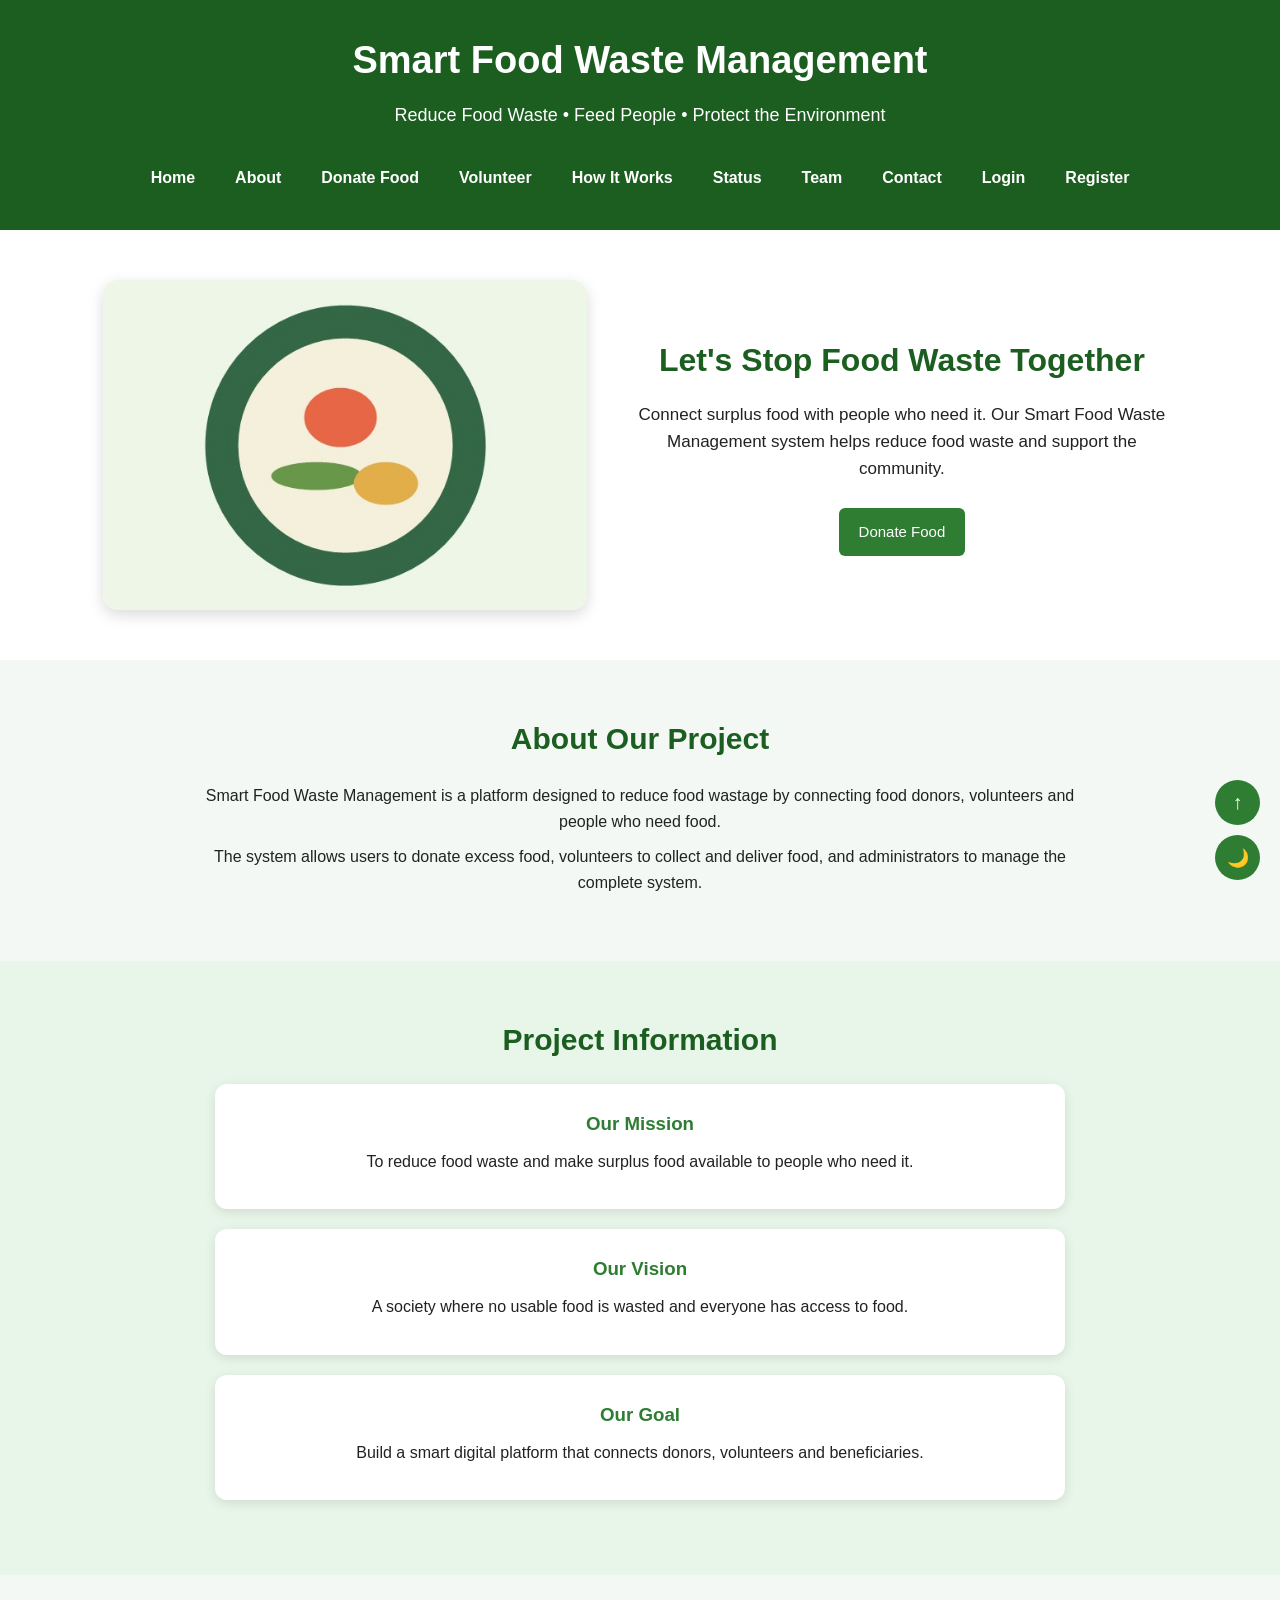
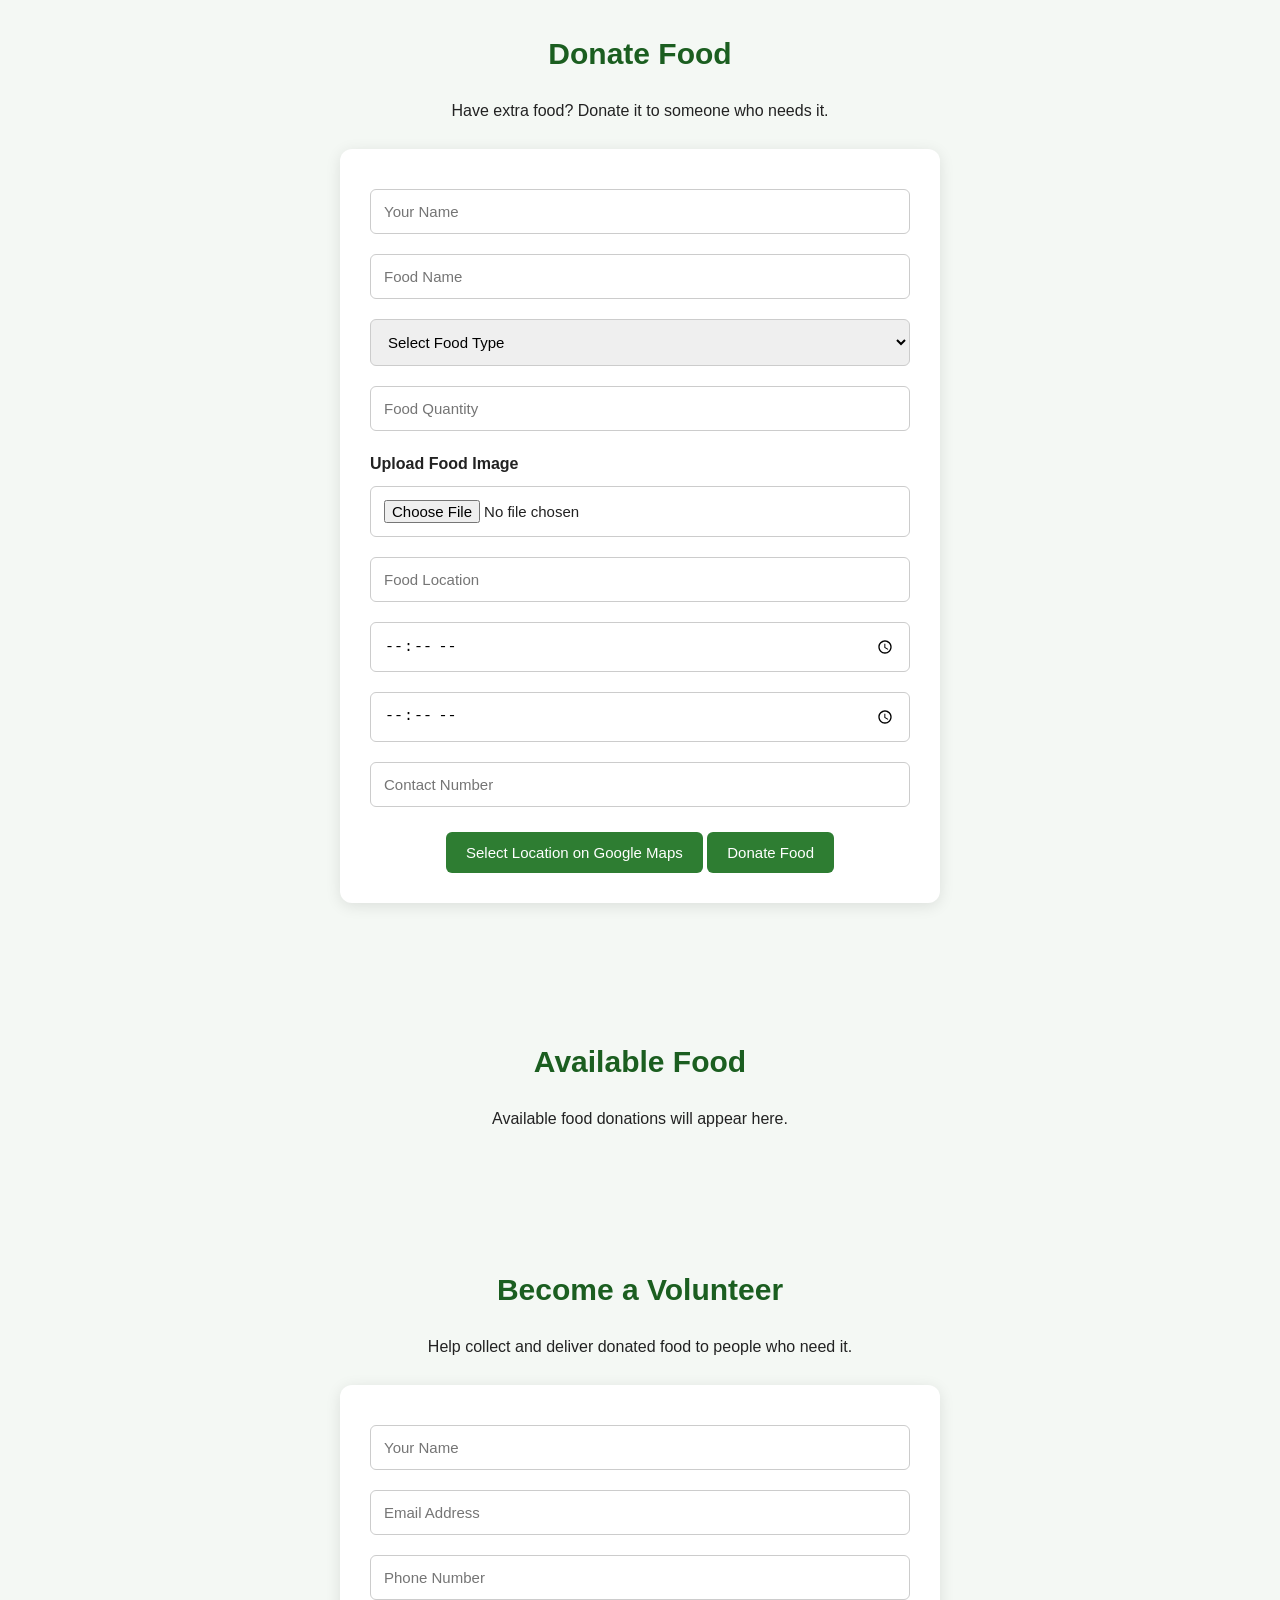
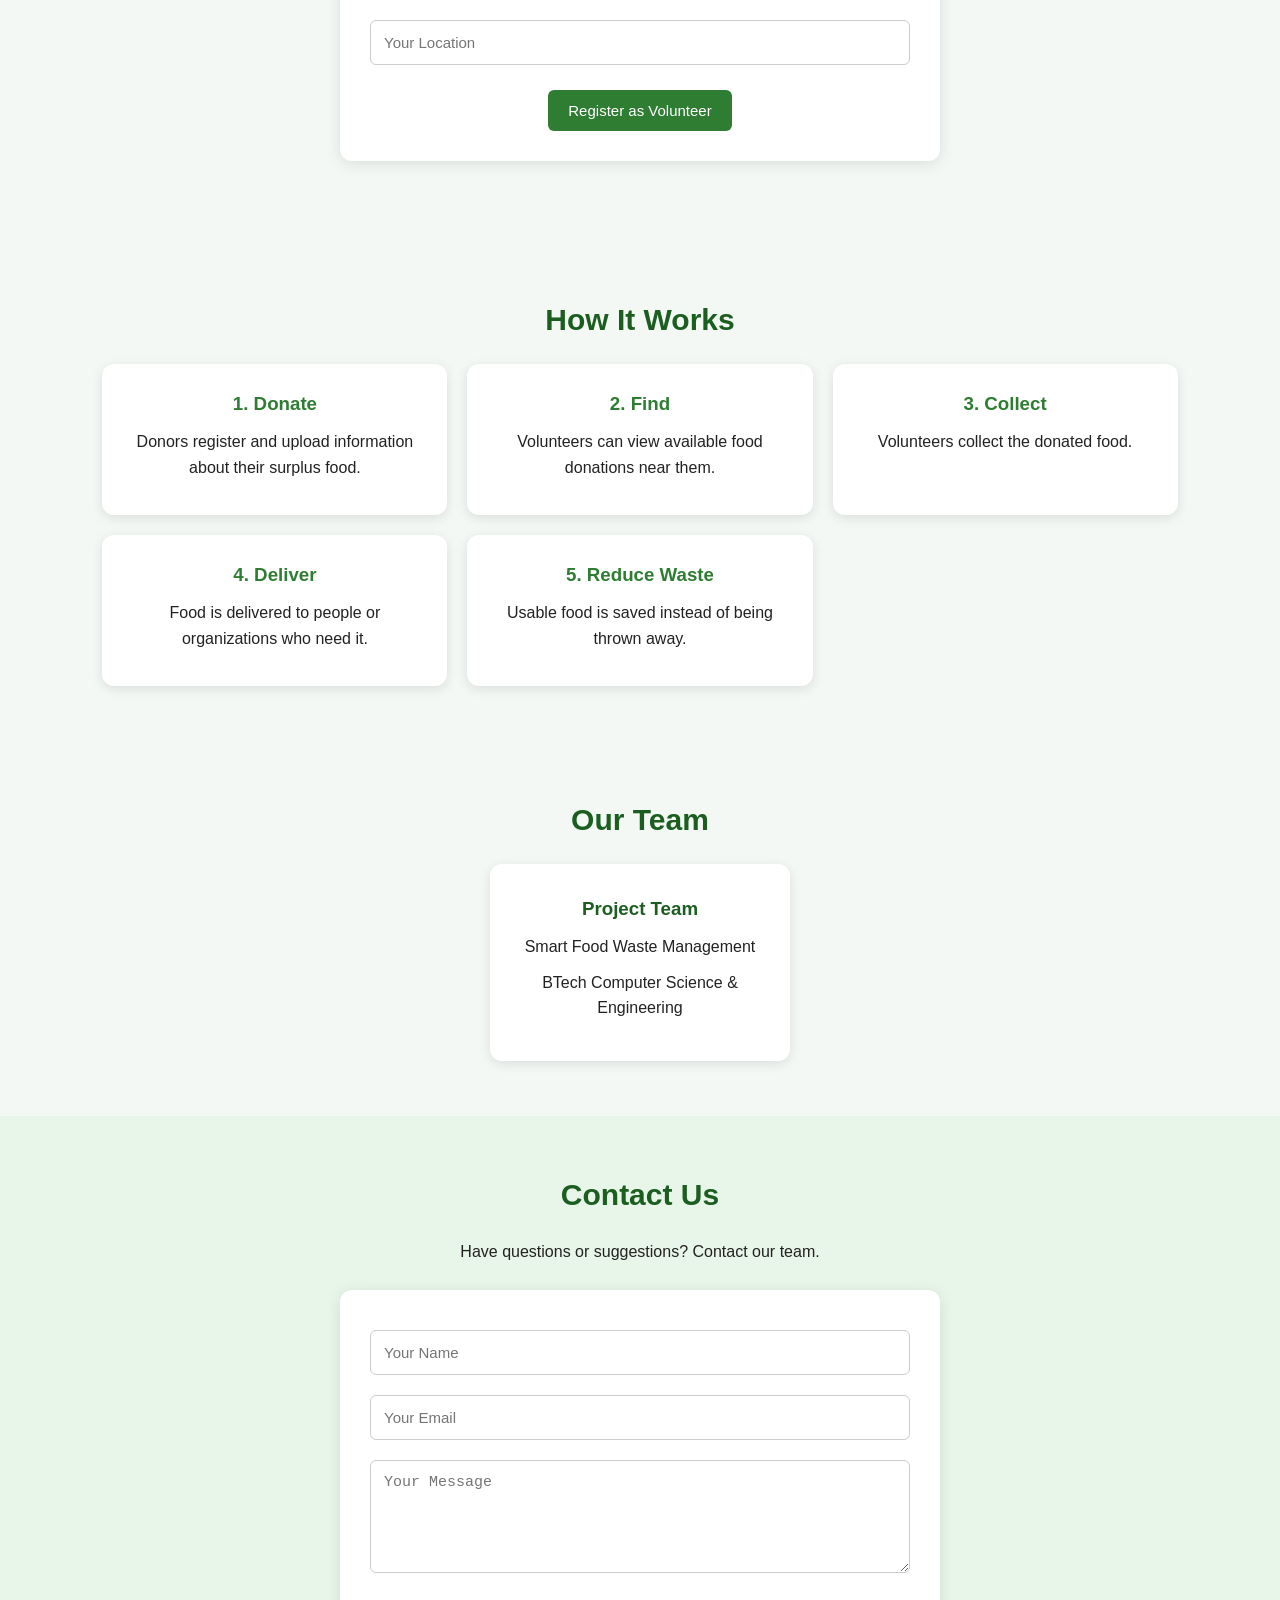
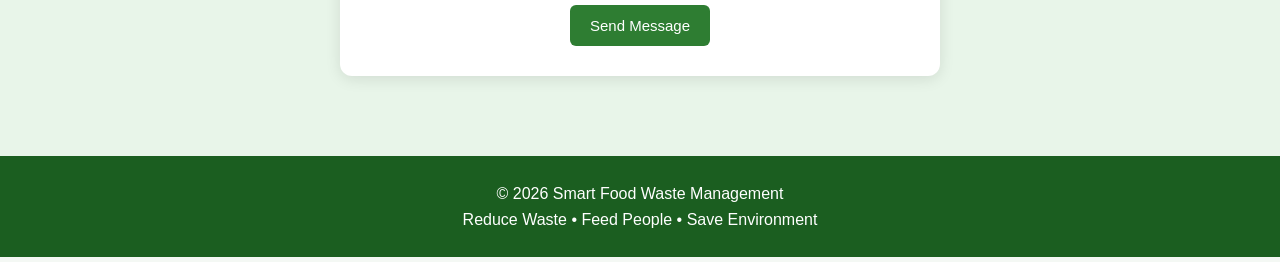
<file: index.html>
<!DOCTYPE html>
<html lang="en">
<head>
    <meta charset="UTF-8">
    <meta name="viewport" content="width=device-width, initial-scale=1.0">

    <title>Smart Food Waste Management</title>

    <!-- Home Page CSS -->
    <link rel="stylesheet" href="css/home.css">
</head>

<body>

    <!-- ================= HEADER ================= -->
    <header id="home">

        <div class="hero-text">
            <h1>Smart Food Waste Management</h1>
            <p>Reduce Food Waste • Feed People • Protect the Environment</p>
        </div>

        <!-- Navigation -->
        <nav>
            <a href="#home">Home</a>
            <a href="#about">About</a>
            <a href="#donate">Donate Food</a>
            <a href="#volunteer">Volunteer</a>
            <a href="#how-it-works">How It Works</a>
            <a href="#status">Status</a>
            <a href="#team">Team</a>
            <a href="#contact">Contact</a>

            <!-- Login / Register -->
            <a href="pages/login.html">Login</a>
            <a href="pages/register.html">Register</a>
        </nav>

    </header>


    <!-- ================= HERO SECTION ================= -->
    <section class="hero">

        <img src="images/food-waste.jpg"
             alt="Food Waste Management">

        <div class="hero-content">
            <h2>Let's Stop Food Waste Together</h2>

            <p>
                Connect surplus food with people who need it.
                Our Smart Food Waste Management system helps
                reduce food waste and support the community.
            </p>

            <a href="#donate" class="learn-btn">
                Donate Food
            </a>
        </div>

    </section>


    <!-- ================= ABOUT ================= -->
    <section id="about">

        <h2>About Our Project</h2>

        <p>
            Smart Food Waste Management is a platform designed
            to reduce food wastage by connecting food donors,
            volunteers and people who need food.
        </p>

        <p>
            The system allows users to donate excess food,
            volunteers to collect and deliver food, and
            administrators to manage the complete system.
        </p>

    </section>


    <!-- ================= PROJECT INFORMATION ================= -->
    <section class="project-info">

        <h2>Project Information</h2>

        <div class="waste-box">

            <h3>Our Mission</h3>

            <p>
                To reduce food waste and make surplus food
                available to people who need it.
            </p>

        </div>


        <div class="waste-box">

            <h3>Our Vision</h3>

            <p>
                A society where no usable food is wasted and
                everyone has access to food.
            </p>

        </div>


        <div class="waste-box">

            <h3>Our Goal</h3>

            <p>
                Build a smart digital platform that connects
                donors, volunteers and beneficiaries.
            </p>

        </div>

    </section>


    <!-- ================= DONATE FOOD ================= -->
    <section id="donate">

        <h2>Donate Food</h2>

        <p>
            Have extra food? Donate it to someone who needs it.
        </p>

        <form id="foodForm">

            <input
                type="text"
                id="donorName"
                placeholder="Your Name"
                required
            >

            <input
                type="text"
                id="foodName"
                placeholder="Food Name"
                required
            >

            <select id="foodType" required>

                <option value="">
                    Select Food Type
                </option>

                <option value="Cooked Food">
                    Cooked Food
                </option>

                <option value="Packed Food">
                    Packed Food
                </option>

                <option value="Fruits">
                    Fruits
                </option>

                <option value="Vegetables">
                    Vegetables
                </option>

                <option value="Other">
                    Other
                </option>

            </select>


            <input
                type="text"
                id="foodQuantity"
                placeholder="Food Quantity"
                required
            >


            <label for="foodImage">
                Upload Food Image
            </label>

            <input
                type="file"
                id="foodImage"
                accept="image/*"
            >


            <input
                type="text"
                id="foodLocation"
                placeholder="Food Location"
                required
            >


            <input
                type="time"
                id="availableTime"
                required
            >


            <input
                type="time"
                id="expiryTime"
                required
            >


            <input
                type="tel"
                id="contactNumber"
                placeholder="Contact Number"
                required
            >


            <button type="button" onclick="openMap()">
                Select Location on Google Maps
            </button>


            <button type="submit">
                Donate Food
            </button>

        </form>

    </section>


    <!-- ================= AVAILABLE FOOD ================= -->
    <section id="status">

        <h2>Available Food</h2>

        <p>
            Available food donations will appear here.
        </p>

        <div id="requestList">

            <!-- Food donations will be added using JavaScript -->

        </div>

    </section>


    <!-- ================= VOLUNTEER ================= -->
    <section id="volunteer">

        <h2>Become a Volunteer</h2>

        <p>
            Help collect and deliver donated food to people
            who need it.
        </p>


        <form id="volunteerForm">

            <input
                type="text"
                id="volunteerName"
                placeholder="Your Name"
                required
            >


            <input
                type="email"
                id="volunteerEmail"
                placeholder="Email Address"
                required
            >


            <input
                type="tel"
                id="volunteerPhone"
                placeholder="Phone Number"
                required
            >


            <input
                type="text"
                id="volunteerLocation"
                placeholder="Your Location"
                required
            >


            <button type="submit">
                Register as Volunteer
            </button>

        </form>

    </section>


    <!-- ================= HOW IT WORKS ================= -->
    <section id="how-it-works">

        <h2>How It Works</h2>


        <div class="process-container">

            <div class="waste-box">

                <h3>1. Donate</h3>

                <p>
                    Donors register and upload information
                    about their surplus food.
                </p>

            </div>


            <div class="waste-box">

                <h3>2. Find</h3>

                <p>
                    Volunteers can view available food
                    donations near them.
                </p>

            </div>


            <div class="waste-box">

                <h3>3. Collect</h3>

                <p>
                    Volunteers collect the donated food.
                </p>

            </div>


            <div class="waste-box">

                <h3>4. Deliver</h3>

                <p>
                    Food is delivered to people or organizations
                    who need it.
                </p>

            </div>


            <div class="waste-box">

                <h3>5. Reduce Waste</h3>

                <p>
                    Usable food is saved instead of being
                    thrown away.
                </p>

            </div>

        </div>

    </section>


    <!-- ================= TEAM ================= -->
    <section id="team">

        <h2>Our Team</h2>


        <div class="team-container">

            <div class="team-card">

                <h3>Project Team</h3>

                <p>
                    Smart Food Waste Management
                </p>

                <p>
                    BTech Computer Science & Engineering
                </p>

            </div>

        </div>

    </section>


    <!-- ================= CONTACT ================= -->
    <section id="contact">

        <h2>Contact Us</h2>

        <p>
            Have questions or suggestions?
            Contact our team.
        </p>


        <form id="contactForm">

            <input
                type="text"
                id="contactName"
                placeholder="Your Name"
                required
            >


            <input
                type="email"
                id="contactEmail"
                placeholder="Your Email"
                required
            >


            <textarea
                id="contactMessage"
                placeholder="Your Message"
                rows="5"
                required
            ></textarea>


            <button type="submit">
                Send Message
            </button>

        </form>

    </section>


    <!-- ================= FOOTER ================= -->
    <footer>

        <p>
            © 2026 Smart Food Waste Management
        </p>

        <p>
            Reduce Waste • Feed People • Save Environment
        </p>

    </footer>


    <!-- ================= BUTTONS ================= -->

    <button
        class="top-button"
        onclick="goTop()"
        title="Go to Top">
        ↑
    </button>


    <button
        class="dark-button"
        onclick="darkMode()"
        title="Dark Mode">
        🌙
    </button>


    <!-- Home Page JavaScript -->
    <script src="js/main.js"></script>

</body>
</html>
</file>
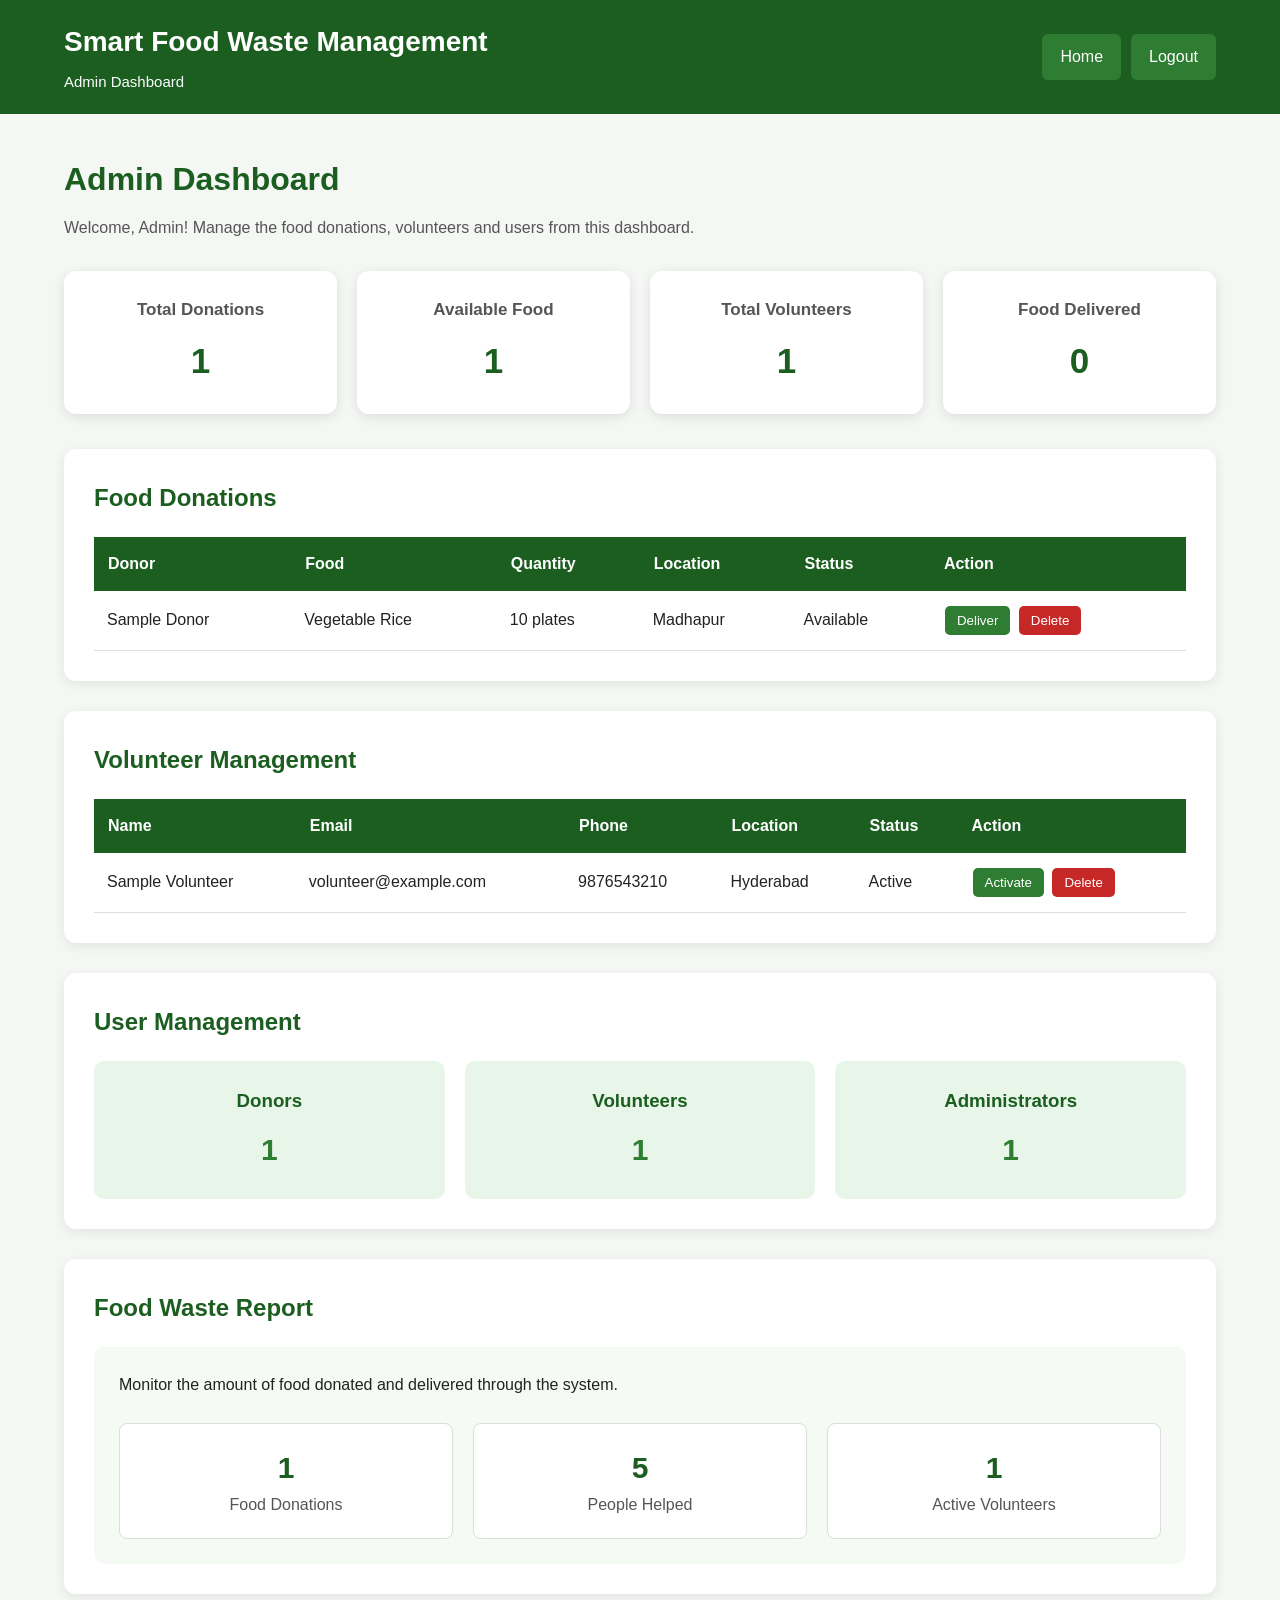
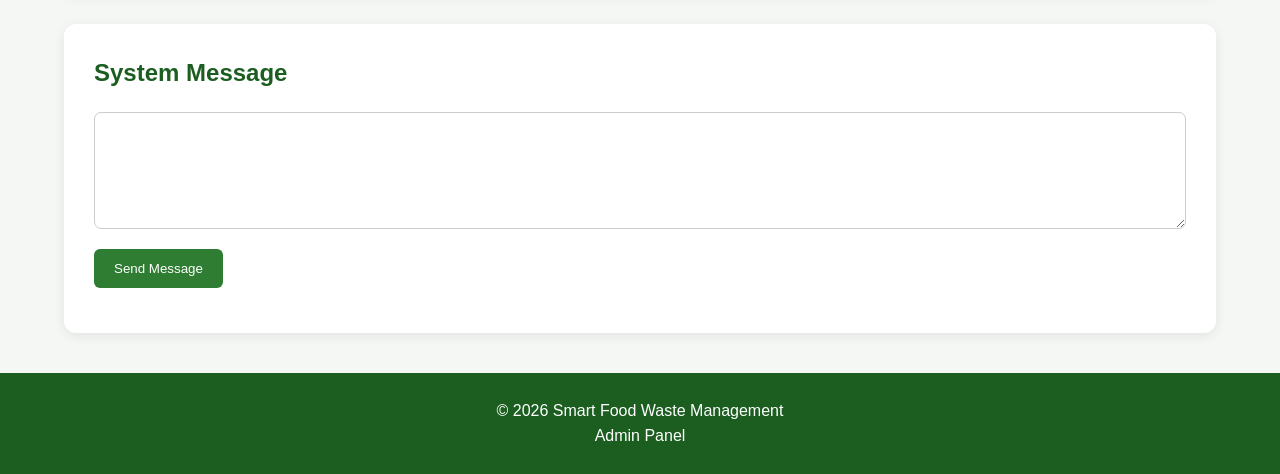
<file: pages/admin.html>
<!DOCTYPE html>
<html lang="en">
<head>
    <meta charset="UTF-8">
    <meta name="viewport" content="width=device-width, initial-scale=1.0">

    <title>Admin Dashboard - Smart Food Waste Management</title>

    <!-- Admin CSS -->
    <link rel="stylesheet" href="../css/admin.css">
</head>

<body>

    <!-- ================= HEADER ================= -->

    <header class="admin-header">

        <div>
            <h1>Smart Food Waste Management</h1>
            <p>Admin Dashboard</p>
        </div>

        <div class="admin-actions">
            <a href="../index.html">Home</a>
            <a href="login.html">Logout</a>
        </div>

    </header>


    <!-- ================= DASHBOARD ================= -->

    <main class="dashboard">

        <h2>Admin Dashboard</h2>

        <p class="welcome">
            Welcome, Admin! Manage the food donations,
            volunteers and users from this dashboard.
        </p>


        <!-- ================= STATISTICS ================= -->

        <section class="statistics">

            <div class="stat-card">
                <h3>Total Donations</h3>
                <p id="totalDonations">0</p>
            </div>

            <div class="stat-card">
                <h3>Available Food</h3>
                <p id="availableFood">0</p>
            </div>

            <div class="stat-card">
                <h3>Total Volunteers</h3>
                <p id="totalVolunteers">0</p>
            </div>

            <div class="stat-card">
                <h3>Food Delivered</h3>
                <p id="foodDelivered">0</p>
            </div>

        </section>


        <!-- ================= DONATIONS ================= -->

        <section class="admin-section">

            <h2>Food Donations</h2>

            <div class="table-container">

                <table>

                    <thead>

                        <tr>
                            <th>Donor</th>
                            <th>Food</th>
                            <th>Quantity</th>
                            <th>Location</th>
                            <th>Status</th>
                            <th>Action</th>
                        </tr>

                    </thead>

                    <tbody id="donationTable">

                        <tr>

                            <td colspan="6">
                                No donations available
                            </td>

                        </tr>

                    </tbody>

                </table>

            </div>

        </section>


        <!-- ================= VOLUNTEERS ================= -->

        <section class="admin-section">

            <h2>Volunteer Management</h2>

            <div class="table-container">

                <table>

                    <thead>

                        <tr>
                            <th>Name</th>
                            <th>Email</th>
                            <th>Phone</th>
                            <th>Location</th>
                            <th>Status</th>
                            <th>Action</th>
                        </tr>

                    </thead>

                    <tbody id="volunteerTable">

                        <tr>

                            <td colspan="6">
                                No volunteers registered
                            </td>

                        </tr>

                    </tbody>

                </table>

            </div>

        </section>


        <!-- ================= USER MANAGEMENT ================= -->

        <section class="admin-section">

            <h2>User Management</h2>

            <div class="user-cards">

                <div class="user-card">

                    <h3>Donors</h3>

                    <p id="donorCount">
                        0
                    </p>

                </div>


                <div class="user-card">

                    <h3>Volunteers</h3>

                    <p id="volunteerCount">
                        0
                    </p>

                </div>


                <div class="user-card">

                    <h3>Administrators</h3>

                    <p id="adminCount">
                        1
                    </p>

                </div>

            </div>

        </section>


        <!-- ================= REPORT ================= -->

        <section class="admin-section">

            <h2>Food Waste Report</h2>

            <div class="report-box">

                <p>
                    Monitor the amount of food donated and
                    delivered through the system.
                </p>

                <div class="report-stats">

                    <div>
                        <strong id="foodSaved">
                            0
                        </strong>

                        <span>
                            Food Donations
                        </span>
                    </div>


                    <div>
                        <strong id="peopleHelped">
                            0
                        </strong>

                        <span>
                            People Helped
                        </span>
                    </div>


                    <div>
                        <strong id="activeVolunteers">
                            0
                        </strong>

                        <span>
                            Active Volunteers
                        </span>
                    </div>

                </div>

            </div>

        </section>


        <!-- ================= ADMIN MESSAGE ================= -->

        <section class="admin-section">

            <h2>System Message</h2>

            <form id="adminMessageForm">

                <textarea
                    id="adminMessage"
                    rows="5"
                    placeholder="Enter a message for users..."
                    required>
                </textarea>

                <button type="submit">
                    Send Message
                </button>

            </form>

            <p id="messageResult"></p>

        </section>

    </main>


    <!-- ================= FOOTER ================= -->

    <footer>

        <p>
            © 2026 Smart Food Waste Management
        </p>

        <p>
            Admin Panel
        </p>

    </footer>


    <!-- Admin JavaScript -->
    <script src="../js/admin.js"></script>

</body>
</html>
</file>
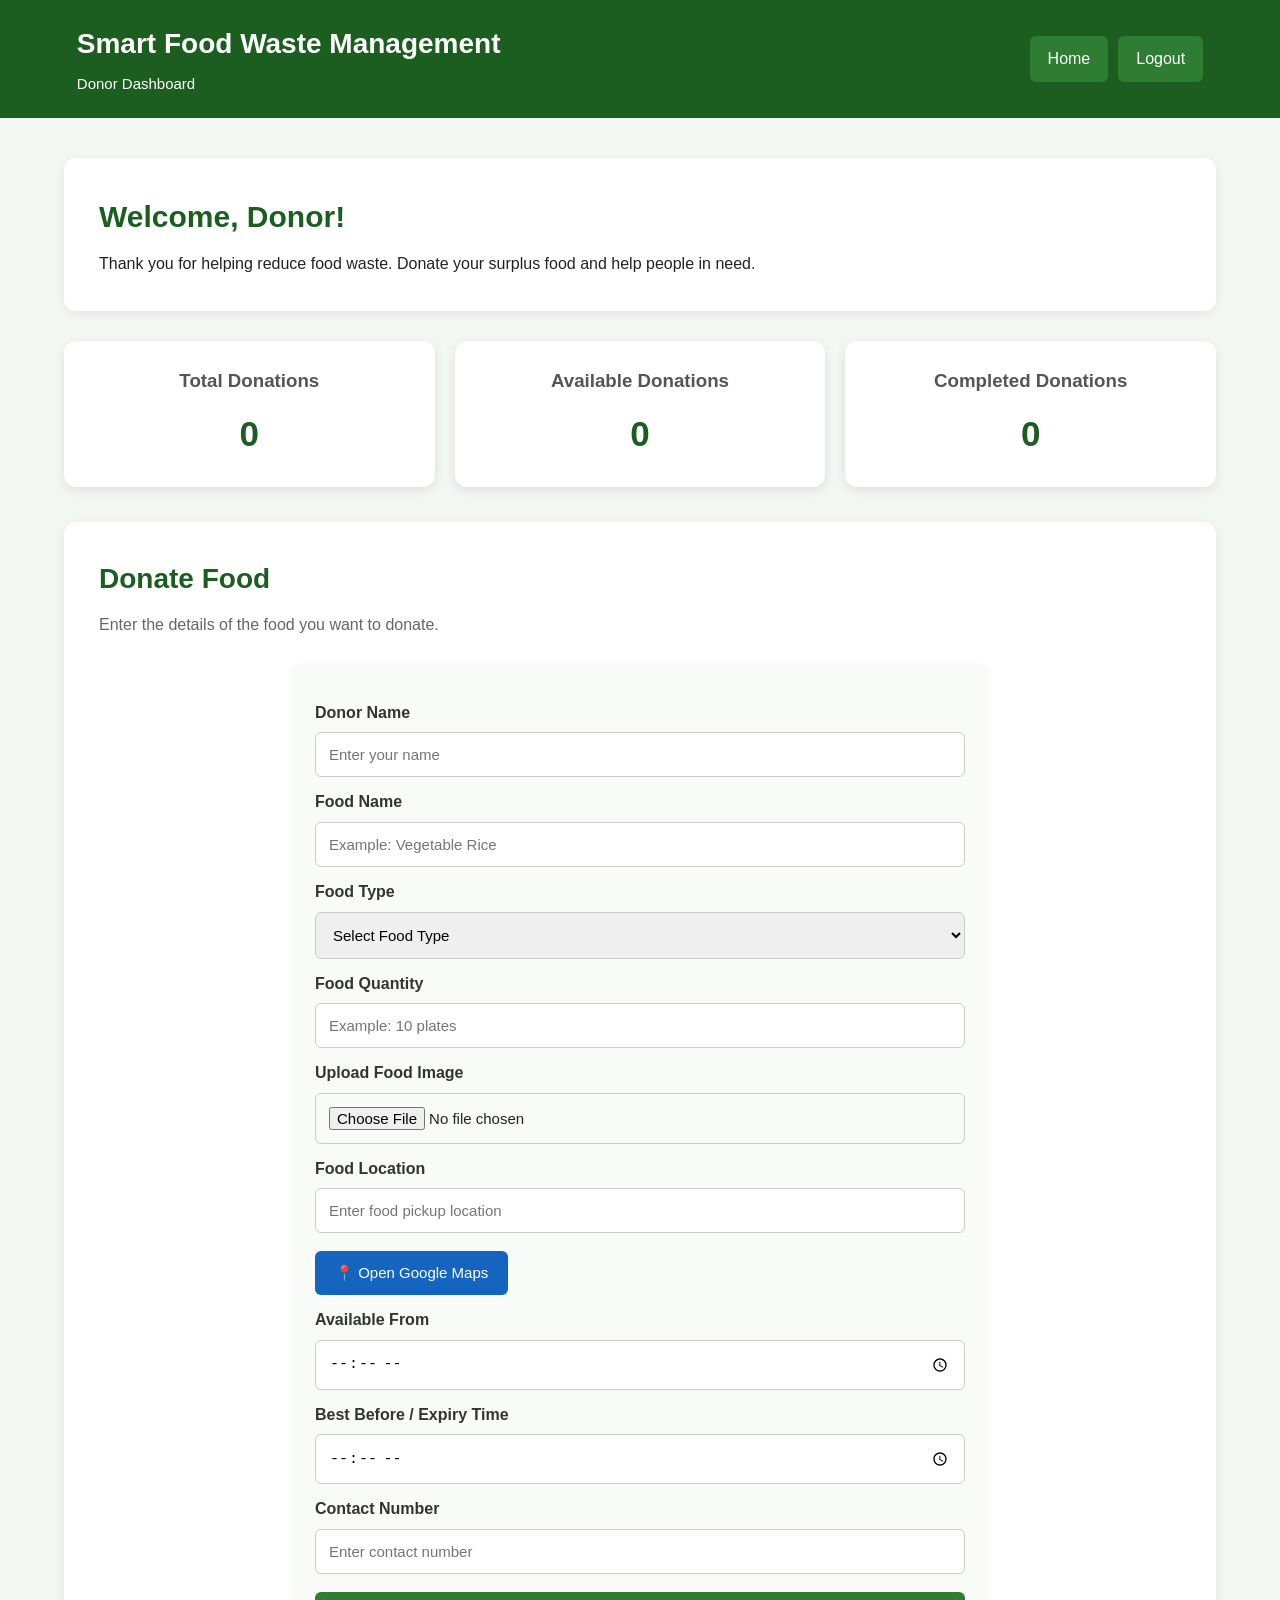
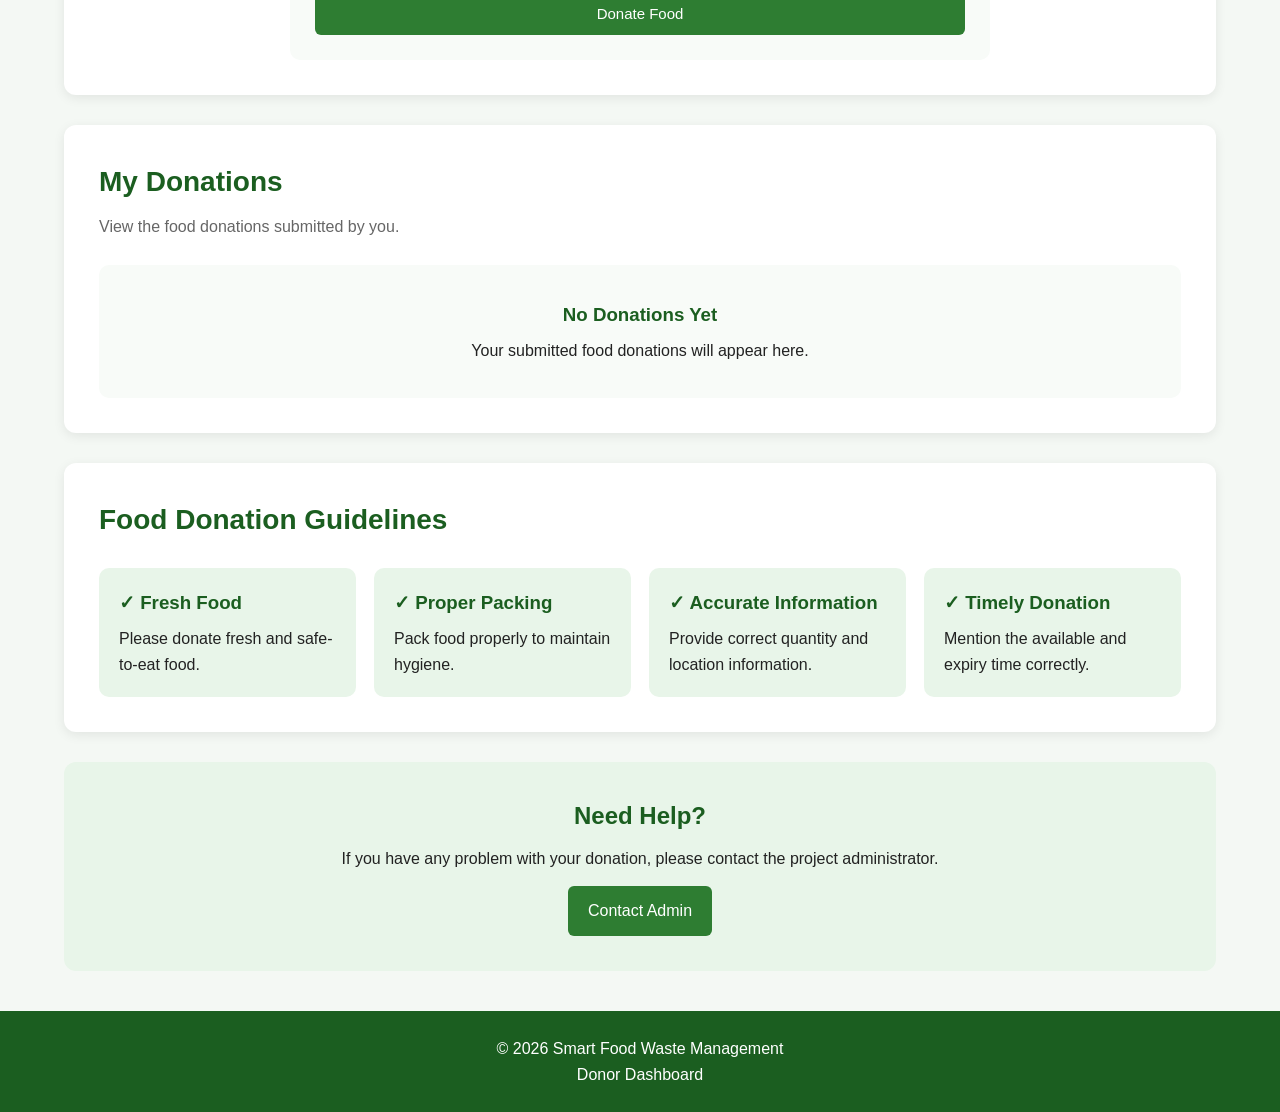
<file: pages/donor.html>
<!DOCTYPE html>
<html lang="en">
<head>
    <meta charset="UTF-8">
    <meta name="viewport" content="width=device-width, initial-scale=1.0">

    <title>Donor Dashboard - Smart Food Waste Management</title>

    <!-- Donor CSS -->
    <link rel="stylesheet" href="../css/donor.css">
</head>

<body>

    <!-- ================= HEADER ================= -->

    <header class="donor-header">

        <div>
            <h1>Smart Food Waste Management</h1>
            <p>Donor Dashboard</p>
        </div>

        <div class="donor-actions">
            <a href="../index.html">Home</a>
            <a href="login.html">Logout</a>
        </div>

    </header>


    <!-- ================= MAIN DASHBOARD ================= -->

    <main class="donor-dashboard">

        <section class="welcome-section">

            <h2>Welcome, Donor!</h2>

            <p>
                Thank you for helping reduce food waste.
                Donate your surplus food and help people in need.
            </p>

        </section>


        <!-- ================= DONOR STATISTICS ================= -->

        <section class="donor-statistics">

            <div class="stat-card">

                <h3>Total Donations</h3>

                <p id="totalDonations">
                    0
                </p>

            </div>


            <div class="stat-card">

                <h3>Available Donations</h3>

                <p id="availableDonations">
                    0
                </p>

            </div>


            <div class="stat-card">

                <h3>Completed Donations</h3>

                <p id="completedDonations">
                    0
                </p>

            </div>

        </section>


        <!-- ================= DONATE FOOD ================= -->

        <section class="donor-section">

            <h2>Donate Food</h2>

            <p class="section-description">
                Enter the details of the food you want to donate.
            </p>


            <form id="donorFoodForm">

                <!-- Donor Name -->

                <label for="donorName">
                    Donor Name
                </label>

                <input
                    type="text"
                    id="donorName"
                    placeholder="Enter your name"
                    required
                >


                <!-- Food Name -->

                <label for="foodName">
                    Food Name
                </label>

                <input
                    type="text"
                    id="foodName"
                    placeholder="Example: Vegetable Rice"
                    required
                >


                <!-- Food Type -->

                <label for="foodType">
                    Food Type
                </label>

                <select id="foodType" required>

                    <option value="">
                        Select Food Type
                    </option>

                    <option value="Cooked Food">
                        Cooked Food
                    </option>

                    <option value="Packed Food">
                        Packed Food
                    </option>

                    <option value="Fruits">
                        Fruits
                    </option>

                    <option value="Vegetables">
                        Vegetables
                    </option>

                    <option value="Bakery Items">
                        Bakery Items
                    </option>

                    <option value="Other">
                        Other
                    </option>

                </select>


                <!-- Quantity -->

                <label for="foodQuantity">
                    Food Quantity
                </label>

                <input
                    type="text"
                    id="foodQuantity"
                    placeholder="Example: 10 plates"
                    required
                >


                <!-- Food Image -->

                <label for="foodImage">
                    Upload Food Image
                </label>

                <input
                    type="file"
                    id="foodImage"
                    accept="image/*"
                >


                <!-- Location -->

                <label for="foodLocation">
                    Food Location
                </label>

                <input
                    type="text"
                    id="foodLocation"
                    placeholder="Enter food pickup location"
                    required
                >


                <!-- Map -->

                <button
                    type="button"
                    class="map-button"
                    onclick="openMap()">

                    📍 Open Google Maps

                </button>


                <!-- Available Time -->

                <label for="availableTime">
                    Available From
                </label>

                <input
                    type="time"
                    id="availableTime"
                    required
                >


                <!-- Expiry Time -->

                <label for="expiryTime">
                    Best Before / Expiry Time
                </label>

                <input
                    type="time"
                    id="expiryTime"
                    required
                >


                <!-- Contact -->

                <label for="contactNumber">
                    Contact Number
                </label>

                <input
                    type="tel"
                    id="contactNumber"
                    placeholder="Enter contact number"
                    required
                >


                <!-- Submit -->

                <button
                    type="submit"
                    class="donate-button">

                    Donate Food

                </button>

            </form>

        </section>


        <!-- ================= MY DONATIONS ================= -->

        <section class="donor-section">

            <h2>My Donations</h2>

            <p class="section-description">
                View the food donations submitted by you.
            </p>


            <div
                id="myDonations"
                class="donation-list">

                <div class="empty-message">

                    <h3>No Donations Yet</h3>

                    <p>
                        Your submitted food donations
                        will appear here.
                    </p>

                </div>

            </div>

        </section>


        <!-- ================= DONATION GUIDELINES ================= -->

        <section class="donor-section guidelines">

            <h2>Food Donation Guidelines</h2>


            <div class="guideline-container">

                <div class="guideline-card">

                    <h3>✓ Fresh Food</h3>

                    <p>
                        Please donate fresh and safe-to-eat food.
                    </p>

                </div>


                <div class="guideline-card">

                    <h3>✓ Proper Packing</h3>

                    <p>
                        Pack food properly to maintain hygiene.
                    </p>

                </div>


                <div class="guideline-card">

                    <h3>✓ Accurate Information</h3>

                    <p>
                        Provide correct quantity and location
                        information.
                    </p>

                </div>


                <div class="guideline-card">

                    <h3>✓ Timely Donation</h3>

                    <p>
                        Mention the available and expiry time
                        correctly.
                    </p>

                </div>

            </div>

        </section>


        <!-- ================= HELP ================= -->

        <section class="help-section">

            <h2>Need Help?</h2>

            <p>
                If you have any problem with your donation,
                please contact the project administrator.
            </p>

            <a
                href="../index.html#contact"
                class="contact-button">

                Contact Admin

            </a>

        </section>

    </main>


    <!-- ================= FOOTER ================= -->

    <footer>

        <p>
            © 2026 Smart Food Waste Management
        </p>

        <p>
            Donor Dashboard
        </p>

    </footer>


    <!-- Donor JavaScript -->

    <script src="../js/donor.js"></script>

</body>
</html>
</file>
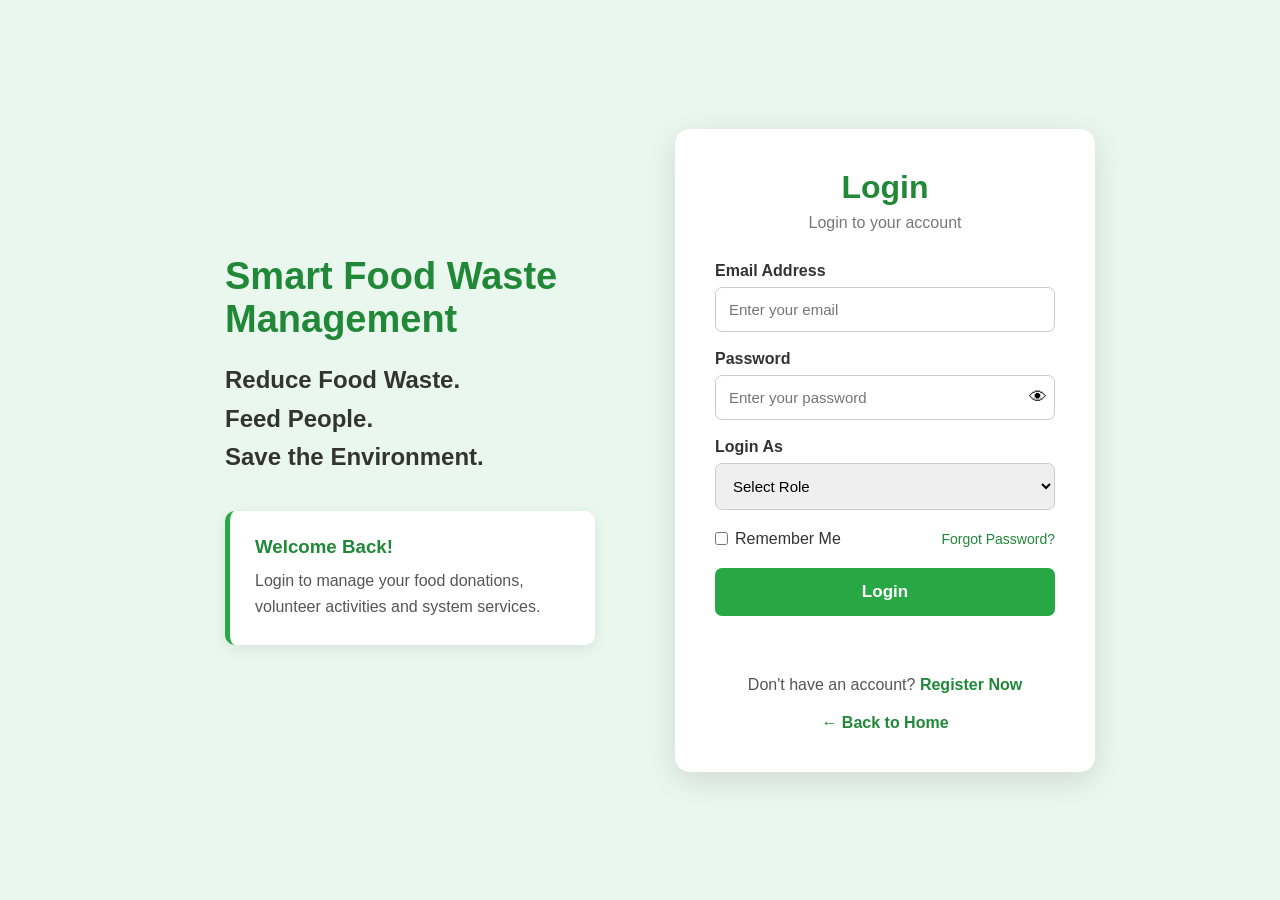
<file: pages/login.html>
<!DOCTYPE html>
<html lang="en">

<head>
    <meta charset="UTF-8">
    <meta name="viewport" content="width=device-width, initial-scale=1.0">

    <title>Login - Smart Food Waste Management</title>

    <!-- Login CSS -->
    <link rel="stylesheet" href="../css/login.css">
</head>

<body>

    <!-- ================= LOGIN PAGE ================= -->

    <div class="login-container">

        <!-- Left Side -->

        <div class="login-info">

            <h1>Smart Food Waste Management</h1>

            <p>
                Reduce Food Waste.<br>
                Feed People.<br>
                Save the Environment.
            </p>

            <div class="info-text">

                <h3>Welcome Back!</h3>

                <p>
                    Login to manage your food donations,
                    volunteer activities and system services.
                </p>

            </div>

        </div>


        <!-- Right Side -->

        <div class="login-box">

            <h2>Login</h2>

            <p class="login-subtitle">
                Login to your account
            </p>


            <!-- Login Form -->

            <form id="loginForm">

                <!-- Email -->

                <label for="loginEmail">
                    Email Address
                </label>

                <input
                    type="email"
                    id="loginEmail"
                    placeholder="Enter your email"
                    required
                >


                <!-- Password -->

                <label for="loginPassword">
                    Password
                </label>

                <div class="password-container">

                    <input
                        type="password"
                        id="loginPassword"
                        placeholder="Enter your password"
                        required
                    >

                    <button
                        type="button"
                        id="togglePassword"
                        class="show-password">

                        👁

                    </button>

                </div>


                <!-- Role -->

                <label for="loginRole">
                    Login As
                </label>

                <select id="loginRole" required>

                    <option value="">
                        Select Role
                    </option>

                    <option value="donor">
                        Donor
                    </option>

                    <option value="volunteer">
                        Volunteer
                    </option>

                    <option value="admin">
                        Admin
                    </option>

                </select>


                <!-- Remember Me -->

                <div class="remember-row">

                    <label class="remember-label">

                        <input
                            type="checkbox"
                            id="rememberMe"
                        >

                        Remember Me

                    </label>

                    <a href="#" id="forgotPassword">
                        Forgot Password?
                    </a>

                </div>


                <!-- Login Button -->

                <button
                    type="submit"
                    class="login-button">

                    Login

                </button>


                <!-- Login Message -->

                <p
                    id="loginMessage"
                    class="login-message">
                </p>

            </form>


            <!-- Register -->

            <p class="register-text">

                Don't have an account?

                <a href="register.html">
                    Register Now
                </a>

            </p>


            <!-- Home -->

            <a
                href="../index.html"
                class="home-link">

                ← Back to Home

            </a>

        </div>

    </div>


    <!-- Login JavaScript -->

    <script src="../js/login.js"></script>

</body>

</html>
</file>
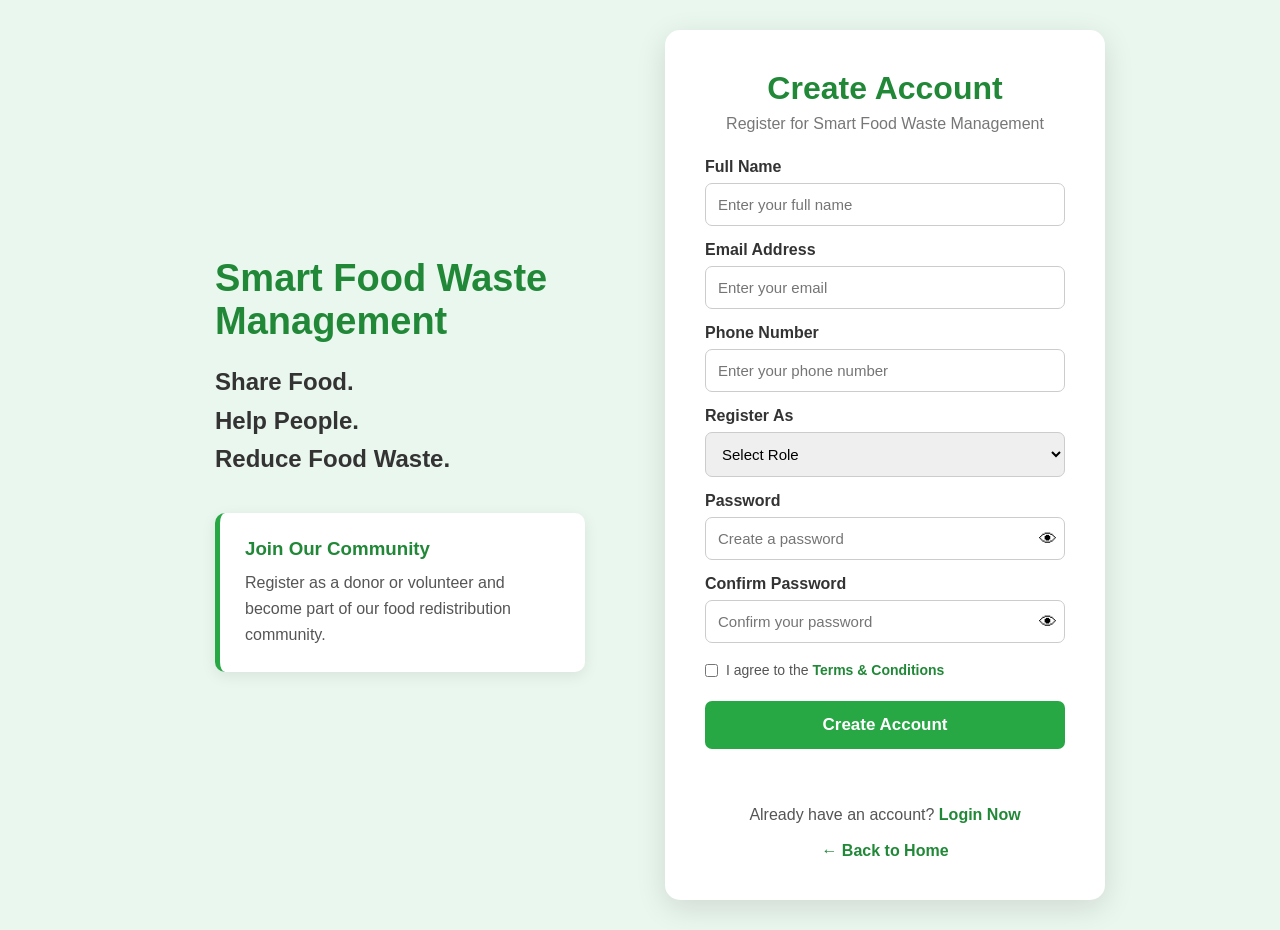
<file: pages/register.html>
<!DOCTYPE html>
<html lang="en">

<head>
    <meta charset="UTF-8">
    <meta name="viewport" content="width=device-width, initial-scale=1.0">

    <title>Register - Smart Food Waste Management</title>

    <link rel="stylesheet" href="../css/register.css">
</head>

<body>

    <div class="register-container">

        <!-- LEFT SIDE -->
        <div class="register-info">

            <h1>Smart Food Waste Management</h1>

            <p>
                Share Food.<br>
                Help People.<br>
                Reduce Food Waste.
            </p>

            <div class="info-box">

                <h3>Join Our Community</h3>

                <p>
                    Register as a donor or volunteer and
                    become part of our food redistribution
                    community.
                </p>

            </div>

        </div>


        <!-- REGISTER BOX -->
        <div class="register-box">

            <h2>Create Account</h2>

            <p class="register-subtitle">
                Register for Smart Food Waste Management
            </p>


            <form id="registerForm">

                <!-- FULL NAME -->
                <label for="registerName">
                    Full Name
                </label>

                <input
                    type="text"
                    id="registerName"
                    placeholder="Enter your full name"
                    required
                >


                <!-- EMAIL -->
                <label for="registerEmail">
                    Email Address
                </label>

                <input
                    type="email"
                    id="registerEmail"
                    placeholder="Enter your email"
                    required
                >


                <!-- PHONE -->
                <label for="registerPhone">
                    Phone Number
                </label>

                <input
                    type="tel"
                    id="registerPhone"
                    placeholder="Enter your phone number"
                    pattern="[0-9]{10}"
                    maxlength="10"
                    required
                >


                <!-- ROLE -->
                <label for="registerRole">
                    Register As
                </label>

                <select id="registerRole" required>

                    <option value="">
                        Select Role
                    </option>

                    <option value="donor">
                        Donor
                    </option>

                    <option value="volunteer">
                        Volunteer
                    </option>

                </select>


                <!-- PASSWORD -->
                <label for="registerPassword">
                    Password
                </label>

                <div class="password-container">

                    <input
                        type="password"
                        id="registerPassword"
                        placeholder="Create a password"
                        required
                    >

                    <button
                        type="button"
                        id="togglePassword"
                        class="show-password"
                    >
                        👁
                    </button>

                </div>


                <!-- CONFIRM PASSWORD -->
                <label for="confirmPassword">
                    Confirm Password
                </label>

                <div class="password-container">

                    <input
                        type="password"
                        id="confirmPassword"
                        placeholder="Confirm your password"
                        required
                    >

                    <button
                        type="button"
                        id="toggleConfirmPassword"
                        class="show-password"
                    >
                        👁
                    </button>

                </div>


                <!-- TERMS -->
                <div class="terms-row">

                    <label class="terms-label">

                        <input
                            type="checkbox"
                            id="terms"
                            required
                        >

                        <span>
                            I agree to the
                            <a href="#" id="termsLink">
                                Terms & Conditions
                            </a>
                        </span>

                    </label>

                </div>


                <!-- REGISTER BUTTON -->
                <button
                    type="submit"
                    class="register-button"
                >
                    Create Account
                </button>


                <!-- MESSAGE -->
                <p
                    id="registerMessage"
                    class="register-message"
                ></p>

            </form>


            <!-- LOGIN LINK -->
            <p class="login-text">

                Already have an account?

                <a href="login.html">
                    Login Now
                </a>

            </p>


            <!-- HOME -->
            <a
                href="../index.html"
                class="home-link"
            >
                ← Back to Home
            </a>

        </div>

    </div>


    <script src="../js/register.js"></script>

</body>

</html>
</file>
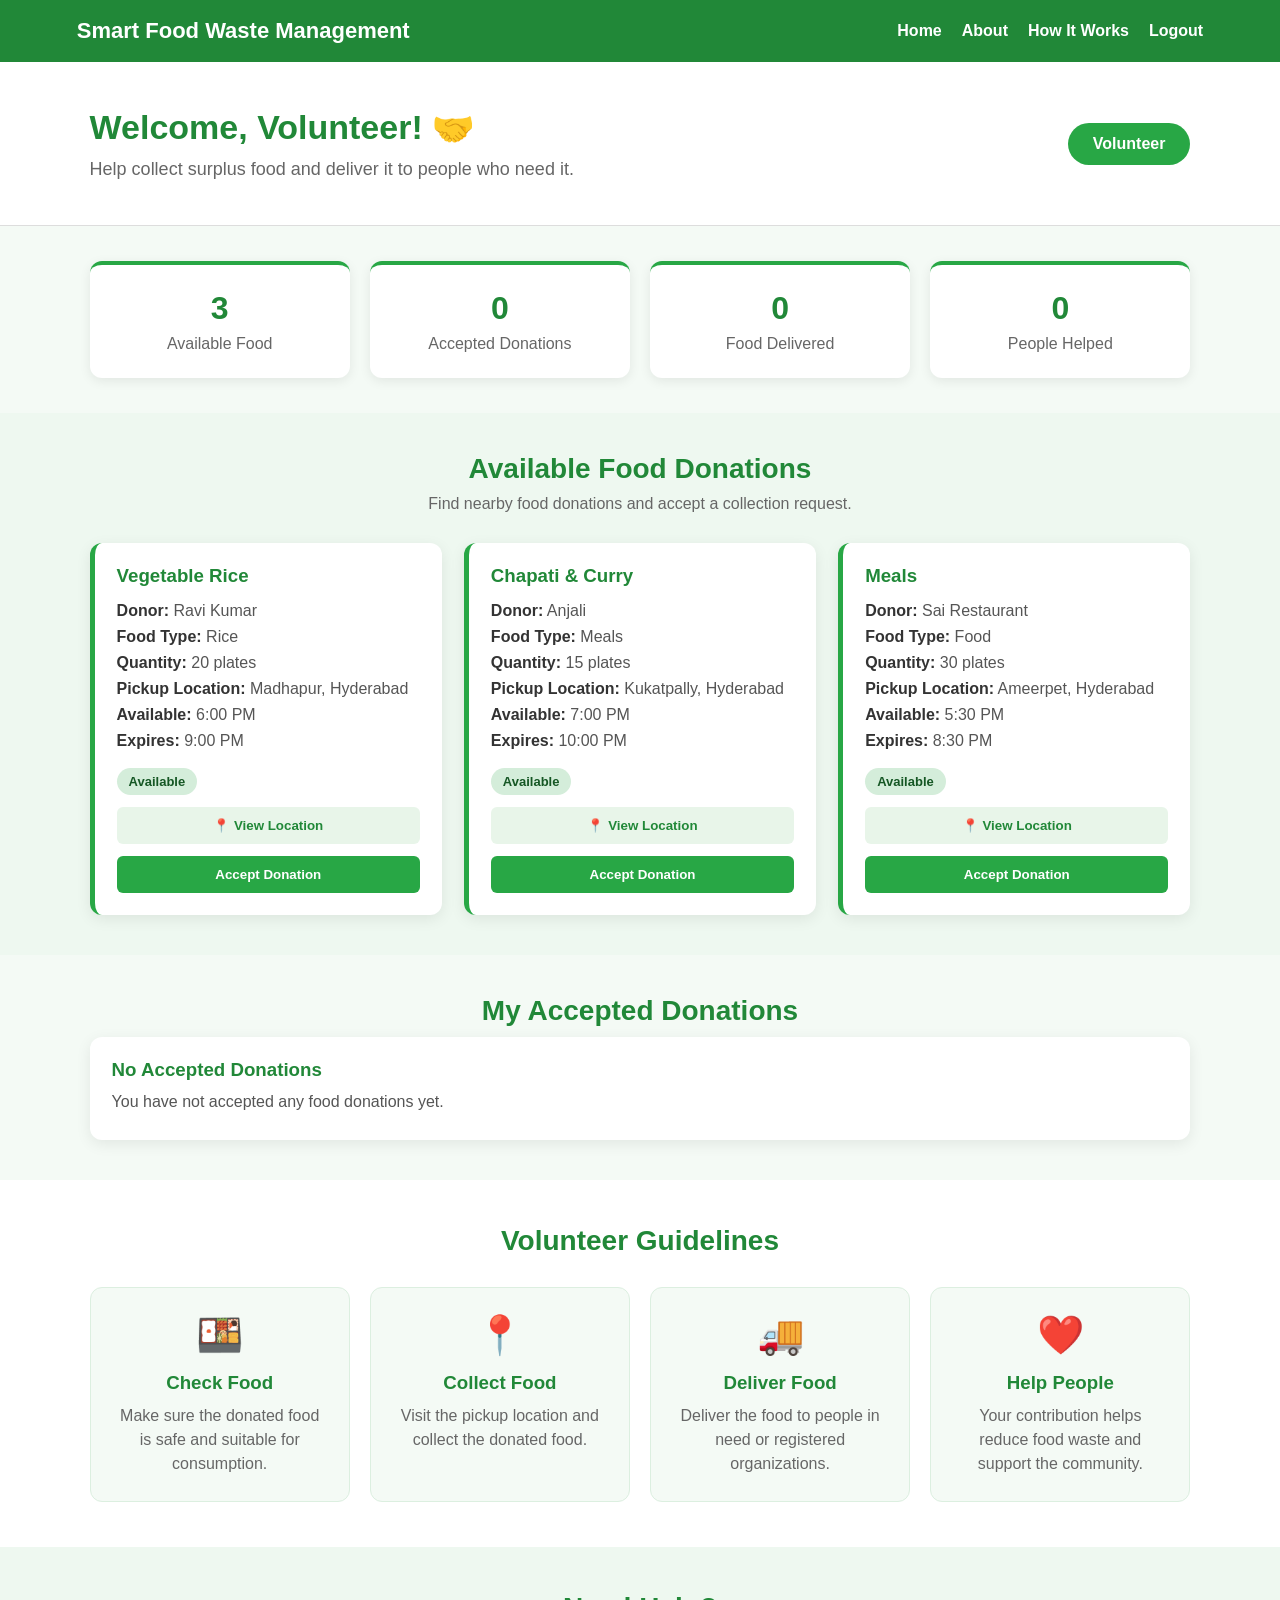
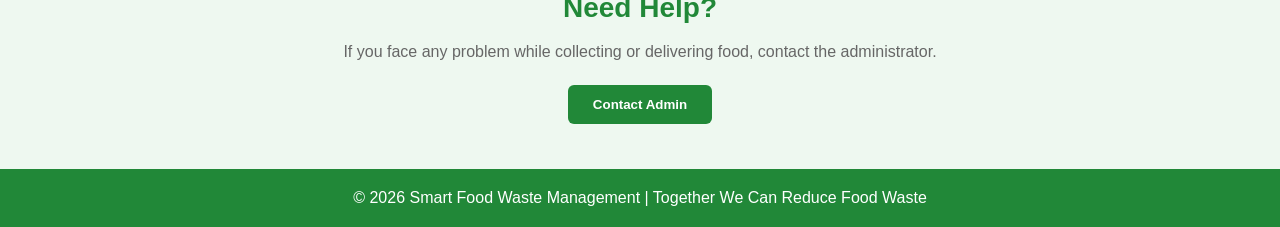
<file: pages/volunteer.html>
<!DOCTYPE html>
<html lang="en">

<head>
    <meta charset="UTF-8">
    <meta name="viewport" content="width=device-width, initial-scale=1.0">

    <title>Volunteer - Smart Food Waste Management</title>

    <link rel="stylesheet" href="../css/volunteer.css">
</head>

<body>

    <!-- HEADER -->
    <header class="volunteer-header">

        <div class="logo">
            Smart Food Waste Management
        </div>

        <nav>
            <a href="../index.html">Home</a>
            <a href="../index.html#about">About</a>
            <a href="../index.html#process">How It Works</a>
            <a href="login.html">Logout</a>
        </nav>

    </header>


    <!-- WELCOME -->
    <section class="welcome-section">

        <div>
            <h1>Welcome, Volunteer! 🤝</h1>

            <p>
                Help collect surplus food and deliver it
                to people who need it.
            </p>
        </div>

        <div class="volunteer-badge">
            Volunteer
        </div>

    </section>


    <!-- STATISTICS -->
    <section class="statistics-section">

        <div class="stat-card">
            <h3 id="availableCount">0</h3>
            <p>Available Food</p>
        </div>

        <div class="stat-card">
            <h3 id="acceptedCount">0</h3>
            <p>Accepted Donations</p>
        </div>

        <div class="stat-card">
            <h3 id="deliveredCount">0</h3>
            <p>Food Delivered</p>
        </div>

        <div class="stat-card">
            <h3 id="peopleHelped">0</h3>
            <p>People Helped</p>
        </div>

    </section>


    <!-- AVAILABLE FOOD -->
    <section class="food-section">

        <h2>Available Food Donations</h2>

        <p class="section-description">
            Find nearby food donations and accept a
            collection request.
        </p>


        <div id="foodList" class="food-list">

            <!-- Food cards will be added using JavaScript -->

        </div>

    </section>


    <!-- ACCEPTED DONATIONS -->
    <section class="accepted-section">

        <h2>My Accepted Donations</h2>

        <div id="acceptedList" class="accepted-list">

            <!-- Accepted donations will appear here -->

        </div>

    </section>


    <!-- VOLUNTEER GUIDELINES -->
    <section class="guidelines-section">

        <h2>Volunteer Guidelines</h2>

        <div class="guidelines-grid">

            <div class="guideline-card">
                <span>🍱</span>
                <h3>Check Food</h3>
                <p>
                    Make sure the donated food is safe
                    and suitable for consumption.
                </p>
            </div>

            <div class="guideline-card">
                <span>📍</span>
                <h3>Collect Food</h3>
                <p>
                    Visit the pickup location and
                    collect the donated food.
                </p>
            </div>

            <div class="guideline-card">
                <span>🚚</span>
                <h3>Deliver Food</h3>
                <p>
                    Deliver the food to people in need
                    or registered organizations.
                </p>
            </div>

            <div class="guideline-card">
                <span>❤️</span>
                <h3>Help People</h3>
                <p>
                    Your contribution helps reduce food
                    waste and support the community.
                </p>
            </div>

        </div>

    </section>


    <!-- CONTACT -->
    <section class="help-section">

        <h2>Need Help?</h2>

        <p>
            If you face any problem while collecting
            or delivering food, contact the administrator.
        </p>

        <button onclick="contactAdmin()">
            Contact Admin
        </button>

    </section>


    <!-- FOOTER -->
    <footer>

        <p>
            © 2026 Smart Food Waste Management |
            Together We Can Reduce Food Waste
        </p>

    </footer>


    <script src="../js/volunteer.js"></script>

</body>

</html>
</file>
<file: css/home.css>
/* ================= GENERAL ================= */

* {
    margin: 0;
    padding: 0;
    box-sizing: border-box;
}

html {
    scroll-behavior: smooth;
}

body {
    font-family: Arial, sans-serif;
    background: #f4f8f4;
    color: #222;
    line-height: 1.6;
}


/* ================= HEADER ================= */

header {
    background: #1b5e20;
    color: white;
    text-align: center;
    padding: 30px 20px;
}

.hero-text h1 {
    font-size: 38px;
    margin-bottom: 10px;
}

.hero-text p {
    font-size: 18px;
}


/* ================= NAVIGATION ================= */

nav {
    display: flex;
    justify-content: center;
    align-items: center;
    flex-wrap: wrap;
    gap: 10px;
    margin-top: 25px;
}

nav a {
    color: white;
    text-decoration: none;
    padding: 10px 15px;
    border-radius: 6px;
    font-weight: bold;
}

nav a:hover {
    background: white;
    color: #1b5e20;
}


/* ================= HERO ================= */

.hero {
    display: flex;
    align-items: center;
    justify-content: center;
    gap: 40px;
    padding: 50px 8%;
    background: white;
}

.hero img {
    width: 45%;
    max-width: 550px;
    height: 330px;
    object-fit: cover;
    border-radius: 15px;
    box-shadow: 0 5px 15px rgba(0, 0, 0, 0.15);
}

.hero-content {
    max-width: 550px;
}

.hero-content h2 {
    font-size: 32px;
    color: #1b5e20;
    margin-bottom: 15px;
}

.hero-content p {
    font-size: 17px;
    margin-bottom: 25px;
}


/* ================= BUTTON ================= */

button,
.learn-btn {
    background: #2e7d32;
    color: white;
    border: none;
    padding: 12px 20px;
    border-radius: 6px;
    cursor: pointer;
    font-size: 15px;
    text-decoration: none;
    display: inline-block;
}

button:hover,
.learn-btn:hover {
    background: #1b5e20;
}


/* ================= SECTIONS ================= */

section {
    padding: 55px 8%;
    text-align: center;
}

section h2 {
    color: #1b5e20;
    font-size: 30px;
    margin-bottom: 20px;
}

section p {
    max-width: 900px;
    margin: 10px auto;
}


/* ================= PROJECT INFORMATION ================= */

.project-info {
    background: #e8f5e9;
}

.waste-box {
    background: white;
    padding: 25px;
    margin: 20px auto;
    max-width: 850px;
    border-radius: 12px;
    box-shadow: 0 3px 12px rgba(0, 0, 0, 0.1);
}

.waste-box h3 {
    color: #2e7d32;
    margin-bottom: 10px;
}


/* ================= FORMS ================= */

form {
    width: 100%;
    max-width: 600px;
    margin: 25px auto;
    background: white;
    padding: 30px;
    border-radius: 12px;
    box-shadow: 0 3px 15px rgba(0, 0, 0, 0.1);
}

form input,
form select,
form textarea {
    width: 100%;
    padding: 13px;
    margin: 10px 0;
    border: 1px solid #ccc;
    border-radius: 6px;
    font-size: 15px;
}

form input:focus,
form select:focus,
form textarea:focus {
    outline: none;
    border-color: #2e7d32;
}

form label {
    display: block;
    text-align: left;
    margin-top: 10px;
    font-weight: bold;
}

form button {
    margin-top: 15px;
}


/* ================= AVAILABLE FOOD ================= */

#requestList {
    max-width: 900px;
    margin: 25px auto;
}

.food-request {
    background: white;
    padding: 25px;
    margin: 20px 0;
    border-radius: 12px;
    text-align: left;
    box-shadow: 0 3px 12px rgba(0, 0, 0, 0.1);
}

.food-request h3 {
    color: #1b5e20;
    margin-bottom: 10px;
}

.food-request img {
    width: 200px;
    height: 150px;
    object-fit: cover;
    border-radius: 8px;
    margin: 10px 0;
}


/* ================= HOW IT WORKS ================= */

.process-container {
    display: grid;
    grid-template-columns: repeat(3, 1fr);
    gap: 20px;
    max-width: 1100px;
    margin: auto;
}

.process-container .waste-box {
    margin: 0;
}


/* ================= TEAM ================= */

.team-container {
    display: flex;
    justify-content: center;
    flex-wrap: wrap;
}

.team-card {
    background: white;
    padding: 30px;
    width: 300px;
    border-radius: 12px;
    box-shadow: 0 3px 12px rgba(0, 0, 0, 0.1);
}

.team-card h3 {
    color: #1b5e20;
    margin-bottom: 10px;
}


/* ================= CONTACT ================= */

#contact {
    background: #e8f5e9;
}


/* ================= FOOTER ================= */

footer {
    background: #1b5e20;
    color: white;
    text-align: center;
    padding: 25px;
}


/* ================= TOP BUTTON ================= */

.top-button {
    position: fixed;
    right: 20px;
    bottom: 75px;
    width: 45px;
    height: 45px;
    border-radius: 50%;
    font-size: 20px;
    padding: 0;
}


/* ================= DARK MODE BUTTON ================= */

.dark-button {
    position: fixed;
    right: 20px;
    bottom: 20px;
    width: 45px;
    height: 45px;
    border-radius: 50%;
    font-size: 18px;
    padding: 0;
}


/* ================= DARK MODE ================= */

.dark-mode {
    background: #121212;
    color: #eeeeee;
}

.dark-mode header,
.dark-mode footer {
    background: #0b3d0b;
}

.dark-mode .hero,
.dark-mode form,
.dark-mode .waste-box,
.dark-mode .team-card,
.dark-mode .food-request {
    background: #1e1e1e;
    color: #eeeeee;
}

.dark-mode section {
    background: #121212;
}

.dark-mode .project-info,
.dark-mode #contact {
    background: #181818;
}

.dark-mode section h2,
.dark-mode .hero-content h2,
.dark-mode .waste-box h3,
.dark-mode .team-card h3,
.dark-mode .food-request h3 {
    color: #66bb6a;
}


/* ================= MOBILE ================= */

@media (max-width: 768px) {

    .hero {
        flex-direction: column;
        padding: 35px 5%;
    }

    .hero img {
        width: 100%;
        height: 250px;
    }

    .hero-content {
        text-align: center;
    }

    .hero-content h2 {
        font-size: 26px;
    }

    .hero-text h1 {
        font-size: 28px;
    }

    nav {
        flex-direction: column;
    }

    nav a {
        width: 90%;
    }

    section {
        padding: 40px 5%;
    }

    .process-container {
        grid-template-columns: 1fr;
    }

    form {
        padding: 20px;
    }

    .food-request img {
        width: 100%;
        height: auto;
    }
}
</file>
<file: css/admin.css>
/* ================= GENERAL ================= */

* {
    margin: 0;
    padding: 0;
    box-sizing: border-box;
}

body {
    font-family: Arial, sans-serif;
    background: #f4f7f4;
    color: #222;
    line-height: 1.6;
}


/* ================= HEADER ================= */

.admin-header {
    background: #1b5e20;
    color: white;
    padding: 20px 5%;
    display: flex;
    justify-content: space-between;
    align-items: center;
    gap: 20px;
}

.admin-header h1 {
    font-size: 28px;
}

.admin-header p {
    margin-top: 5px;
    font-size: 15px;
}

.admin-actions {
    display: flex;
    gap: 10px;
}

.admin-actions a {
    color: white;
    text-decoration: none;
    background: #2e7d32;
    padding: 10px 18px;
    border-radius: 6px;
}

.admin-actions a:hover {
    background: white;
    color: #1b5e20;
}


/* ================= DASHBOARD ================= */

.dashboard {
    width: 90%;
    max-width: 1200px;
    margin: 40px auto;
}

.dashboard > h2 {
    color: #1b5e20;
    font-size: 32px;
}

.welcome {
    margin: 10px 0 30px;
    color: #555;
}


/* ================= STATISTICS ================= */

.statistics {
    display: grid;
    grid-template-columns: repeat(4, 1fr);
    gap: 20px;
    margin-bottom: 35px;
}

.stat-card {
    background: white;
    padding: 25px;
    text-align: center;
    border-radius: 12px;
    box-shadow: 0 3px 12px rgba(0, 0, 0, 0.1);
}

.stat-card h3 {
    color: #555;
    font-size: 17px;
    margin-bottom: 10px;
}

.stat-card p {
    color: #1b5e20;
    font-size: 35px;
    font-weight: bold;
}


/* ================= ADMIN SECTIONS ================= */

.admin-section {
    background: white;
    padding: 30px;
    margin-bottom: 30px;
    border-radius: 12px;
    box-shadow: 0 3px 12px rgba(0, 0, 0, 0.08);
}

.admin-section h2 {
    color: #1b5e20;
    margin-bottom: 20px;
}


/* ================= TABLE ================= */

.table-container {
    width: 100%;
    overflow-x: auto;
}

table {
    width: 100%;
    border-collapse: collapse;
    min-width: 750px;
}

table th {
    background: #1b5e20;
    color: white;
    padding: 14px;
    text-align: left;
}

table td {
    padding: 13px;
    border-bottom: 1px solid #ddd;
}

table tr:hover {
    background: #f1f8f1;
}


/* ================= TABLE BUTTONS ================= */

.approve-btn,
.reject-btn,
.delete-btn {
    border: none;
    padding: 7px 12px;
    border-radius: 5px;
    cursor: pointer;
    margin: 2px;
    color: white;
}

.approve-btn {
    background: #2e7d32;
}

.reject-btn {
    background: #f57c00;
}

.delete-btn {
    background: #c62828;
}

.approve-btn:hover {
    background: #1b5e20;
}

.reject-btn:hover {
    background: #e65100;
}

.delete-btn:hover {
    background: #8e0000;
}


/* ================= USER CARDS ================= */

.user-cards {
    display: grid;
    grid-template-columns: repeat(3, 1fr);
    gap: 20px;
}

.user-card {
    background: #e8f5e9;
    padding: 25px;
    text-align: center;
    border-radius: 10px;
}

.user-card h3 {
    color: #1b5e20;
    margin-bottom: 10px;
}

.user-card p {
    font-size: 30px;
    font-weight: bold;
    color: #2e7d32;
}


/* ================= REPORT ================= */

.report-box {
    background: #f5faf5;
    padding: 25px;
    border-radius: 10px;
}

.report-stats {
    display: grid;
    grid-template-columns: repeat(3, 1fr);
    gap: 20px;
    margin-top: 25px;
}

.report-stats div {
    background: white;
    padding: 20px;
    text-align: center;
    border-radius: 8px;
    border: 1px solid #ddd;
}

.report-stats strong {
    display: block;
    font-size: 30px;
    color: #1b5e20;
}

.report-stats span {
    color: #555;
}


/* ================= MESSAGE FORM ================= */

#adminMessageForm {
    box-shadow: none;
    padding: 0;
    margin: 0;
    max-width: 100%;
}

#adminMessage {
    width: 100%;
    padding: 15px;
    border: 1px solid #ccc;
    border-radius: 7px;
    resize: vertical;
    font-family: Arial, sans-serif;
    font-size: 15px;
}

#adminMessage:focus {
    outline: none;
    border-color: #2e7d32;
}

#adminMessageForm button {
    margin-top: 12px;
    background: #2e7d32;
    color: white;
    border: none;
    padding: 12px 20px;
    border-radius: 6px;
    cursor: pointer;
}

#adminMessageForm button:hover {
    background: #1b5e20;
}

#messageResult {
    margin-top: 15px;
    color: #1b5e20;
    font-weight: bold;
}


/* ================= FOOTER ================= */

footer {
    background: #1b5e20;
    color: white;
    text-align: center;
    padding: 25px;
}


/* ================= MOBILE ================= */

@media (max-width: 900px) {

    .statistics {
        grid-template-columns: repeat(2, 1fr);
    }

    .user-cards {
        grid-template-columns: 1fr;
    }

    .report-stats {
        grid-template-columns: 1fr;
    }
}


@media (max-width: 600px) {

    .admin-header {
        flex-direction: column;
        text-align: center;
    }

    .admin-header h1 {
        font-size: 23px;
    }

    .admin-actions {
        width: 100%;
        justify-content: center;
    }

    .statistics {
        grid-template-columns: 1fr;
    }

    .dashboard {
        width: 94%;
    }

    .admin-section {
        padding: 20px;
    }
}
</file>
<file: css/donor.css>
/* ================= GENERAL ================= */

* {
    margin: 0;
    padding: 0;
    box-sizing: border-box;
}

body {
    font-family: Arial, sans-serif;
    background: #f4f8f4;
    color: #222;
    line-height: 1.6;
}


/* ================= HEADER ================= */

.donor-header {
    background: #1b5e20;
    color: white;
    padding: 22px 6%;
    display: flex;
    justify-content: space-between;
    align-items: center;
    gap: 20px;
}

.donor-header h1 {
    font-size: 28px;
}

.donor-header p {
    margin-top: 5px;
    font-size: 15px;
}

.donor-actions {
    display: flex;
    gap: 10px;
}

.donor-actions a {
    color: white;
    text-decoration: none;
    background: #2e7d32;
    padding: 10px 18px;
    border-radius: 6px;
}

.donor-actions a:hover {
    background: white;
    color: #1b5e20;
}


/* ================= DASHBOARD ================= */

.donor-dashboard {
    width: 90%;
    max-width: 1200px;
    margin: 40px auto;
}


/* ================= WELCOME ================= */

.welcome-section {
    background: white;
    padding: 35px;
    border-radius: 12px;
    margin-bottom: 30px;
    box-shadow: 0 3px 12px rgba(0, 0, 0, 0.08);
}

.welcome-section h2 {
    color: #1b5e20;
    font-size: 30px;
    margin-bottom: 10px;
}


/* ================= STATISTICS ================= */

.donor-statistics {
    display: grid;
    grid-template-columns: repeat(3, 1fr);
    gap: 20px;
    margin-bottom: 35px;
}

.stat-card {
    background: white;
    padding: 25px;
    text-align: center;
    border-radius: 12px;
    box-shadow: 0 3px 12px rgba(0, 0, 0, 0.1);
}

.stat-card h3 {
    color: #555;
    margin-bottom: 10px;
}

.stat-card p {
    color: #1b5e20;
    font-size: 35px;
    font-weight: bold;
}


/* ================= DONOR SECTION ================= */

.donor-section {
    background: white;
    padding: 35px;
    margin-bottom: 30px;
    border-radius: 12px;
    box-shadow: 0 3px 12px rgba(0, 0, 0, 0.08);
}

.donor-section h2 {
    color: #1b5e20;
    margin-bottom: 10px;
    font-size: 28px;
}

.section-description {
    color: #666;
    margin-bottom: 20px;
}


/* ================= FORM ================= */

#donorFoodForm {
    max-width: 700px;
    margin: 25px auto 0;
    padding: 25px;
    background: #f8fbf8;
    border-radius: 10px;
}

#donorFoodForm label {
    display: block;
    text-align: left;
    font-weight: bold;
    margin-top: 12px;
    color: #333;
}

#donorFoodForm input,
#donorFoodForm select {
    width: 100%;
    padding: 13px;
    margin-top: 7px;
    border: 1px solid #ccc;
    border-radius: 6px;
    font-size: 15px;
}

#donorFoodForm input:focus,
#donorFoodForm select:focus {
    outline: none;
    border-color: #2e7d32;
}


/* ================= BUTTONS ================= */

.map-button,
.donate-button {
    border: none;
    padding: 13px 20px;
    border-radius: 6px;
    cursor: pointer;
    font-size: 15px;
    margin-top: 18px;
}

.map-button {
    background: #1565c0;
    color: white;
}

.map-button:hover {
    background: #0d47a1;
}

.donate-button {
    background: #2e7d32;
    color: white;
    display: block;
    width: 100%;
}

.donate-button:hover {
    background: #1b5e20;
}


/* ================= DONATION LIST ================= */

.donation-list {
    display: grid;
    grid-template-columns: repeat(2, 1fr);
    gap: 20px;
    margin-top: 25px;
}

.donation-card {
    background: #f8fbf8;
    padding: 22px;
    border-radius: 10px;
    border-left: 5px solid #2e7d32;
}

.donation-card h3 {
    color: #1b5e20;
    margin-bottom: 10px;
}

.donation-card p {
    margin: 6px 0;
}

.donation-card img {
    width: 100%;
    max-height: 220px;
    object-fit: cover;
    border-radius: 8px;
    margin: 12px 0;
}

.status {
    display: inline-block;
    padding: 5px 10px;
    border-radius: 15px;
    background: #e8f5e9;
    color: #1b5e20;
    font-weight: bold;
    margin-top: 8px;
}

.delete-donation {
    background: #c62828;
    color: white;
    border: none;
    padding: 8px 13px;
    border-radius: 5px;
    cursor: pointer;
    margin-top: 12px;
}

.delete-donation:hover {
    background: #8e0000;
}

.empty-message {
    grid-column: 1 / -1;
    text-align: center;
    padding: 35px;
    background: #f8fbf8;
    border-radius: 10px;
}

.empty-message h3 {
    color: #1b5e20;
    margin-bottom: 8px;
}


/* ================= GUIDELINES ================= */

.guideline-container {
    display: grid;
    grid-template-columns: repeat(4, 1fr);
    gap: 18px;
    margin-top: 25px;
}

.guideline-card {
    background: #e8f5e9;
    padding: 20px;
    border-radius: 10px;
}

.guideline-card h3 {
    color: #1b5e20;
    margin-bottom: 8px;
}


/* ================= HELP ================= */

.help-section {
    background: #e8f5e9;
    text-align: center;
    padding: 35px;
    border-radius: 12px;
    margin-bottom: 30px;
}

.help-section h2 {
    color: #1b5e20;
    margin-bottom: 10px;
}

.contact-button {
    display: inline-block;
    margin-top: 15px;
    background: #2e7d32;
    color: white;
    text-decoration: none;
    padding: 12px 20px;
    border-radius: 6px;
}

.contact-button:hover {
    background: #1b5e20;
}


/* ================= FOOTER ================= */

footer {
    background: #1b5e20;
    color: white;
    text-align: center;
    padding: 25px;
}


/* ================= MOBILE ================= */

@media (max-width: 900px) {

    .donor-statistics {
        grid-template-columns: 1fr;
    }

    .donation-list {
        grid-template-columns: 1fr;
    }

    .guideline-container {
        grid-template-columns: repeat(2, 1fr);
    }
}


@media (max-width: 600px) {

    .donor-header {
        flex-direction: column;
        text-align: center;
    }

    .donor-header h1 {
        font-size: 23px;
    }

    .donor-actions {
        justify-content: center;
    }

    .donor-dashboard {
        width: 94%;
    }

    .donor-section,
    .welcome-section {
        padding: 20px;
    }

    .guideline-container {
        grid-template-columns: 1fr;
    }
}
</file>
<file: css/login.css>
* {
    margin: 0;
    padding: 0;
    box-sizing: border-box;
}

body {
    font-family: Arial, sans-serif;
    background: #eaf7ee;
    min-height: 100vh;
}

.login-container {
    min-height: 100vh;
    display: flex;
    justify-content: center;
    align-items: center;
    gap: 40px;
    padding: 30px;
}

/* LEFT SIDE */

.login-info {
    width: 450px;
    padding: 40px;
}

.login-info h1 {
    color: #218838;
    font-size: 38px;
    margin-bottom: 20px;
}

.login-info > p {
    color: #333;
    font-size: 24px;
    line-height: 1.6;
    font-weight: bold;
}

.info-text {
    margin-top: 35px;
    background: white;
    padding: 25px;
    border-left: 5px solid #28a745;
    border-radius: 10px;
    box-shadow: 0 4px 15px rgba(0, 0, 0, 0.08);
}

.info-text h3 {
    color: #218838;
    margin-bottom: 10px;
}

.info-text p {
    color: #555;
    line-height: 1.6;
}


/* LOGIN BOX */

.login-box {
    width: 420px;
    background: white;
    padding: 40px;
    border-radius: 15px;
    box-shadow: 0 8px 30px rgba(0, 0, 0, 0.12);
}

.login-box h2 {
    text-align: center;
    color: #218838;
    font-size: 32px;
    margin-bottom: 8px;
}

.login-subtitle {
    text-align: center;
    color: #777;
    margin-bottom: 30px;
}


/* FORM */

.login-box form label {
    display: block;
    margin-bottom: 7px;
    margin-top: 18px;
    font-weight: bold;
    color: #333;
}

.login-box input,
.login-box select {
    width: 100%;
    padding: 13px;
    border: 1px solid #ccc;
    border-radius: 7px;
    font-size: 15px;
    outline: none;
}

.login-box input:focus,
.login-box select:focus {
    border-color: #28a745;
    box-shadow: 0 0 5px rgba(40, 167, 69, 0.2);
}


/* PASSWORD */

.password-container {
    position: relative;
}

.password-container input {
    padding-right: 50px;
}

.show-password {
    position: absolute;
    right: 8px;
    top: 50%;
    transform: translateY(-50%);
    border: none;
    background: transparent;
    cursor: pointer;
    font-size: 18px;
}


/* REMEMBER + FORGOT */

.remember-row {
    display: flex;
    justify-content: space-between;
    align-items: center;
    margin: 20px 0;
}

.remember-label {
    display: flex !important;
    align-items: center;
    gap: 7px;
    margin: 0 !important;
    font-weight: normal !important;
}

.remember-label input {
    width: auto;
}

.remember-row a {
    color: #218838;
    text-decoration: none;
    font-size: 14px;
}

.remember-row a:hover {
    text-decoration: underline;
}


/* LOGIN BUTTON */

.login-button {
    width: 100%;
    padding: 14px;
    border: none;
    border-radius: 7px;
    background: #28a745;
    color: white;
    font-size: 17px;
    font-weight: bold;
    cursor: pointer;
}

.login-button:hover {
    background: #218838;
}


/* MESSAGE */

.login-message {
    text-align: center;
    margin-top: 15px;
    min-height: 20px;
    font-weight: bold;
}


/* REGISTER */

.register-text {
    text-align: center;
    margin-top: 25px;
    color: #555;
}

.register-text a {
    color: #218838;
    font-weight: bold;
    text-decoration: none;
}

.register-text a:hover {
    text-decoration: underline;
}


/* HOME */

.home-link {
    display: block;
    text-align: center;
    margin-top: 20px;
    color: #218838;
    text-decoration: none;
    font-weight: bold;
}

.home-link:hover {
    text-decoration: underline;
}


/* MOBILE */

@media (max-width: 850px) {

    .login-container {
        flex-direction: column;
        gap: 10px;
        padding: 20px;
    }

    .login-info {
        width: 100%;
        text-align: center;
        padding: 20px;
    }

    .login-info h1 {
        font-size: 30px;
    }

    .login-info > p {
        font-size: 20px;
    }

    .info-text {
        display: none;
    }

    .login-box {
        width: 100%;
        max-width: 420px;
    }
}
</file>
<file: css/register.css>
* {
    margin: 0;
    padding: 0;
    box-sizing: border-box;
}

body {
    font-family: Arial, sans-serif;
    background: #eaf7ee;
    min-height: 100vh;
}


/* MAIN CONTAINER */

.register-container {
    min-height: 100vh;

    display: flex;
    justify-content: center;
    align-items: center;

    gap: 40px;

    padding: 30px;
}


/* LEFT SIDE */

.register-info {
    width: 450px;
    padding: 40px;
}

.register-info h1 {
    color: #218838;
    font-size: 38px;
    margin-bottom: 20px;
}

.register-info > p {
    color: #333;
    font-size: 24px;
    line-height: 1.6;
    font-weight: bold;
}


/* INFORMATION BOX */

.info-box {
    margin-top: 35px;

    background: white;

    padding: 25px;

    border-left: 5px solid #28a745;

    border-radius: 10px;

    box-shadow:
        0 4px 15px rgba(0, 0, 0, 0.08);
}

.info-box h3 {
    color: #218838;
    margin-bottom: 10px;
}

.info-box p {
    color: #555;
    line-height: 1.6;
}


/* REGISTER BOX */

.register-box {
    width: 440px;

    background: white;

    padding: 40px;

    border-radius: 15px;

    box-shadow:
        0 8px 30px rgba(0, 0, 0, 0.12);
}

.register-box h2 {
    text-align: center;

    color: #218838;

    font-size: 32px;

    margin-bottom: 8px;
}

.register-subtitle {
    text-align: center;

    color: #777;

    margin-bottom: 25px;
}


/* FORM LABELS */

.register-box form label {
    display: block;

    margin-top: 15px;
    margin-bottom: 7px;

    font-weight: bold;

    color: #333;
}


/* INPUTS AND SELECT */

.register-box input,
.register-box select {
    width: 100%;

    padding: 12px;

    border: 1px solid #ccc;

    border-radius: 7px;

    font-size: 15px;

    outline: none;
}

.register-box input:focus,
.register-box select:focus {
    border-color: #28a745;

    box-shadow:
        0 0 5px rgba(40, 167, 69, 0.2);
}


/* PASSWORD */

.password-container {
    position: relative;
}

.password-container input {
    padding-right: 50px;
}

.show-password {
    position: absolute;

    right: 8px;

    top: 50%;

    transform: translateY(-50%);

    border: none;

    background: transparent;

    cursor: pointer;

    font-size: 18px;
}


/* TERMS */

.terms-row {
    margin-top: 18px;
}

.terms-label {
    display: flex !important;

    align-items: flex-start;

    gap: 8px;

    margin: 0 !important;

    font-weight: normal !important;

    line-height: 1.4;
}

.terms-label input {
    width: auto;

    margin-top: 3px;
}

.terms-label span {
    font-size: 14px;

    color: #555;
}

.terms-label a {
    color: #218838;

    text-decoration: none;

    font-weight: bold;
}

.terms-label a:hover {
    text-decoration: underline;
}


/* REGISTER BUTTON */

.register-button {
    width: 100%;

    padding: 14px;

    margin-top: 20px;

    border: none;

    border-radius: 7px;

    background: #28a745;

    color: white;

    font-size: 17px;

    font-weight: bold;

    cursor: pointer;
}

.register-button:hover {
    background: #218838;
}


/* MESSAGE */

.register-message {
    text-align: center;

    margin-top: 15px;

    min-height: 20px;

    font-weight: bold;
}


/* LOGIN LINK */

.login-text {
    text-align: center;

    margin-top: 22px;

    color: #555;
}

.login-text a {
    color: #218838;

    font-weight: bold;

    text-decoration: none;
}

.login-text a:hover {
    text-decoration: underline;
}


/* HOME LINK */

.home-link {
    display: block;

    text-align: center;

    margin-top: 18px;

    color: #218838;

    text-decoration: none;

    font-weight: bold;
}

.home-link:hover {
    text-decoration: underline;
}


/* MOBILE */

@media (max-width: 850px) {

    .register-container {
        flex-direction: column;

        gap: 10px;

        padding: 20px;
    }

    .register-info {
        width: 100%;

        text-align: center;

        padding: 20px;
    }

    .register-info h1 {
        font-size: 30px;
    }

    .register-info > p {
        font-size: 20px;
    }

    .info-box {
        display: none;
    }

    .register-box {
        width: 100%;

        max-width: 440px;

        padding: 30px;
    }
}


/* SMALL MOBILE */

@media (max-width: 450px) {

    .register-container {
        padding: 10px;
    }

    .register-box {
        padding: 25px 20px;
    }

    .register-box h2 {
        font-size: 27px;
    }
}
</file>
<file: css/volunteer.css>
* {
    margin: 0;
    padding: 0;
    box-sizing: border-box;
}

body {
    font-family: Arial, sans-serif;
    background: #f4faf5;
    color: #333;
}


/* HEADER */

.volunteer-header {
    background: #218838;
    color: white;

    display: flex;
    justify-content: space-between;
    align-items: center;

    padding: 18px 6%;

    box-shadow: 0 2px 8px rgba(0, 0, 0, 0.15);
}

.logo {
    font-size: 22px;
    font-weight: bold;
}

.volunteer-header nav {
    display: flex;
    gap: 20px;
}

.volunteer-header nav a {
    color: white;
    text-decoration: none;
    font-weight: bold;
}

.volunteer-header nav a:hover {
    text-decoration: underline;
}


/* WELCOME */

.welcome-section {
    background: white;

    padding: 45px 7%;

    display: flex;
    justify-content: space-between;
    align-items: center;

    border-bottom: 1px solid #ddd;
}

.welcome-section h1 {
    color: #218838;
    font-size: 34px;
    margin-bottom: 12px;
}

.welcome-section p {
    color: #666;
    font-size: 18px;
}

.volunteer-badge {
    background: #28a745;
    color: white;

    padding: 12px 25px;

    border-radius: 25px;

    font-weight: bold;
}


/* STATISTICS */

.statistics-section {
    display: grid;

    grid-template-columns: repeat(4, 1fr);

    gap: 20px;

    padding: 35px 7%;
}

.stat-card {
    background: white;

    padding: 25px;

    text-align: center;

    border-radius: 12px;

    box-shadow: 0 3px 12px rgba(0, 0, 0, 0.08);

    border-top: 4px solid #28a745;
}

.stat-card h3 {
    color: #218838;
    font-size: 32px;
    margin-bottom: 8px;
}

.stat-card p {
    color: #666;
}


/* FOOD SECTION */

.food-section,
.accepted-section {
    padding: 40px 7%;
}

.food-section {
    background: #eef8f0;
}

.food-section h2,
.accepted-section h2,
.guidelines-section h2,
.help-section h2 {
    text-align: center;

    color: #218838;

    font-size: 28px;

    margin-bottom: 10px;
}

.section-description {
    text-align: center;
    color: #666;
    margin-bottom: 30px;
}


/* FOOD LIST */

.food-list,
.accepted-list {
    display: grid;

    grid-template-columns:
        repeat(auto-fit, minmax(280px, 1fr));

    gap: 22px;
}


/* FOOD CARD */

.food-card {
    background: white;

    border-radius: 12px;

    padding: 22px;

    box-shadow:
        0 4px 15px rgba(0, 0, 0, 0.08);

    border-left: 5px solid #28a745;
}

.food-card h3 {
    color: #218838;
    margin-bottom: 15px;
}

.food-card p {
    margin: 8px 0;
    color: #555;
}

.food-card strong {
    color: #333;
}


/* BUTTONS */

.accept-button,
.map-button,
.deliver-button {
    width: 100%;

    border: none;

    padding: 11px;

    margin-top: 12px;

    border-radius: 6px;

    cursor: pointer;

    font-weight: bold;
}

.accept-button {
    background: #28a745;
    color: white;
}

.accept-button:hover {
    background: #218838;
}

.map-button {
    background: #e8f5e9;
    color: #218838;
}

.map-button:hover {
    background: #d4edda;
}

.deliver-button {
    background: #007bff;
    color: white;
}

.deliver-button:hover {
    background: #0069d9;
}


/* STATUS */

.status {
    display: inline-block;

    padding: 6px 12px;

    border-radius: 15px;

    font-size: 13px;

    font-weight: bold;

    margin-top: 10px;
}

.status-available {
    background: #d4edda;
    color: #155724;
}

.status-accepted {
    background: #fff3cd;
    color: #856404;
}

.status-delivered {
    background: #cce5ff;
    color: #004085;
}


/* ACCEPTED CARD */

.accepted-card {
    background: white;

    padding: 22px;

    border-radius: 12px;

    box-shadow:
        0 4px 15px rgba(0, 0, 0, 0.08);
}

.accepted-card h3 {
    color: #218838;
    margin-bottom: 12px;
}

.accepted-card p {
    margin: 7px 0;
    color: #555;
}


/* GUIDELINES */

.guidelines-section {
    padding: 45px 7%;

    background: white;
}

.guidelines-grid {
    display: grid;

    grid-template-columns:
        repeat(4, 1fr);

    gap: 20px;

    margin-top: 30px;
}

.guideline-card {
    text-align: center;

    background: #f4faf5;

    padding: 25px;

    border-radius: 12px;

    border: 1px solid #dcefe0;
}

.guideline-card span {
    font-size: 38px;
}

.guideline-card h3 {
    color: #218838;

    margin: 15px 0 10px;
}

.guideline-card p {
    color: #666;

    line-height: 1.5;
}


/* HELP */

.help-section {
    text-align: center;

    padding: 45px 20px;

    background: #eef8f0;
}

.help-section p {
    color: #666;

    margin: 15px auto 20px;

    max-width: 600px;

    line-height: 1.6;
}

.help-section button {
    background: #218838;

    color: white;

    border: none;

    padding: 12px 25px;

    border-radius: 6px;

    cursor: pointer;

    font-weight: bold;
}

.help-section button:hover {
    background: #176b2c;
}


/* FOOTER */

footer {
    background: #218838;

    color: white;

    text-align: center;

    padding: 20px;
}


/* MOBILE */

@media (max-width: 900px) {

    .statistics-section {
        grid-template-columns: repeat(2, 1fr);
    }

    .guidelines-grid {
        grid-template-columns: repeat(2, 1fr);
    }
}


@media (max-width: 650px) {

    .volunteer-header {
        flex-direction: column;
        gap: 15px;
    }

    .volunteer-header nav {
        flex-wrap: wrap;
        justify-content: center;
    }

    .welcome-section {
        flex-direction: column;
        text-align: center;
        gap: 20px;
    }

    .welcome-section h1 {
        font-size: 28px;
    }

    .statistics-section {
        grid-template-columns: 1fr;
    }

    .guidelines-grid {
        grid-template-columns: 1fr;
    }
}
</file>
